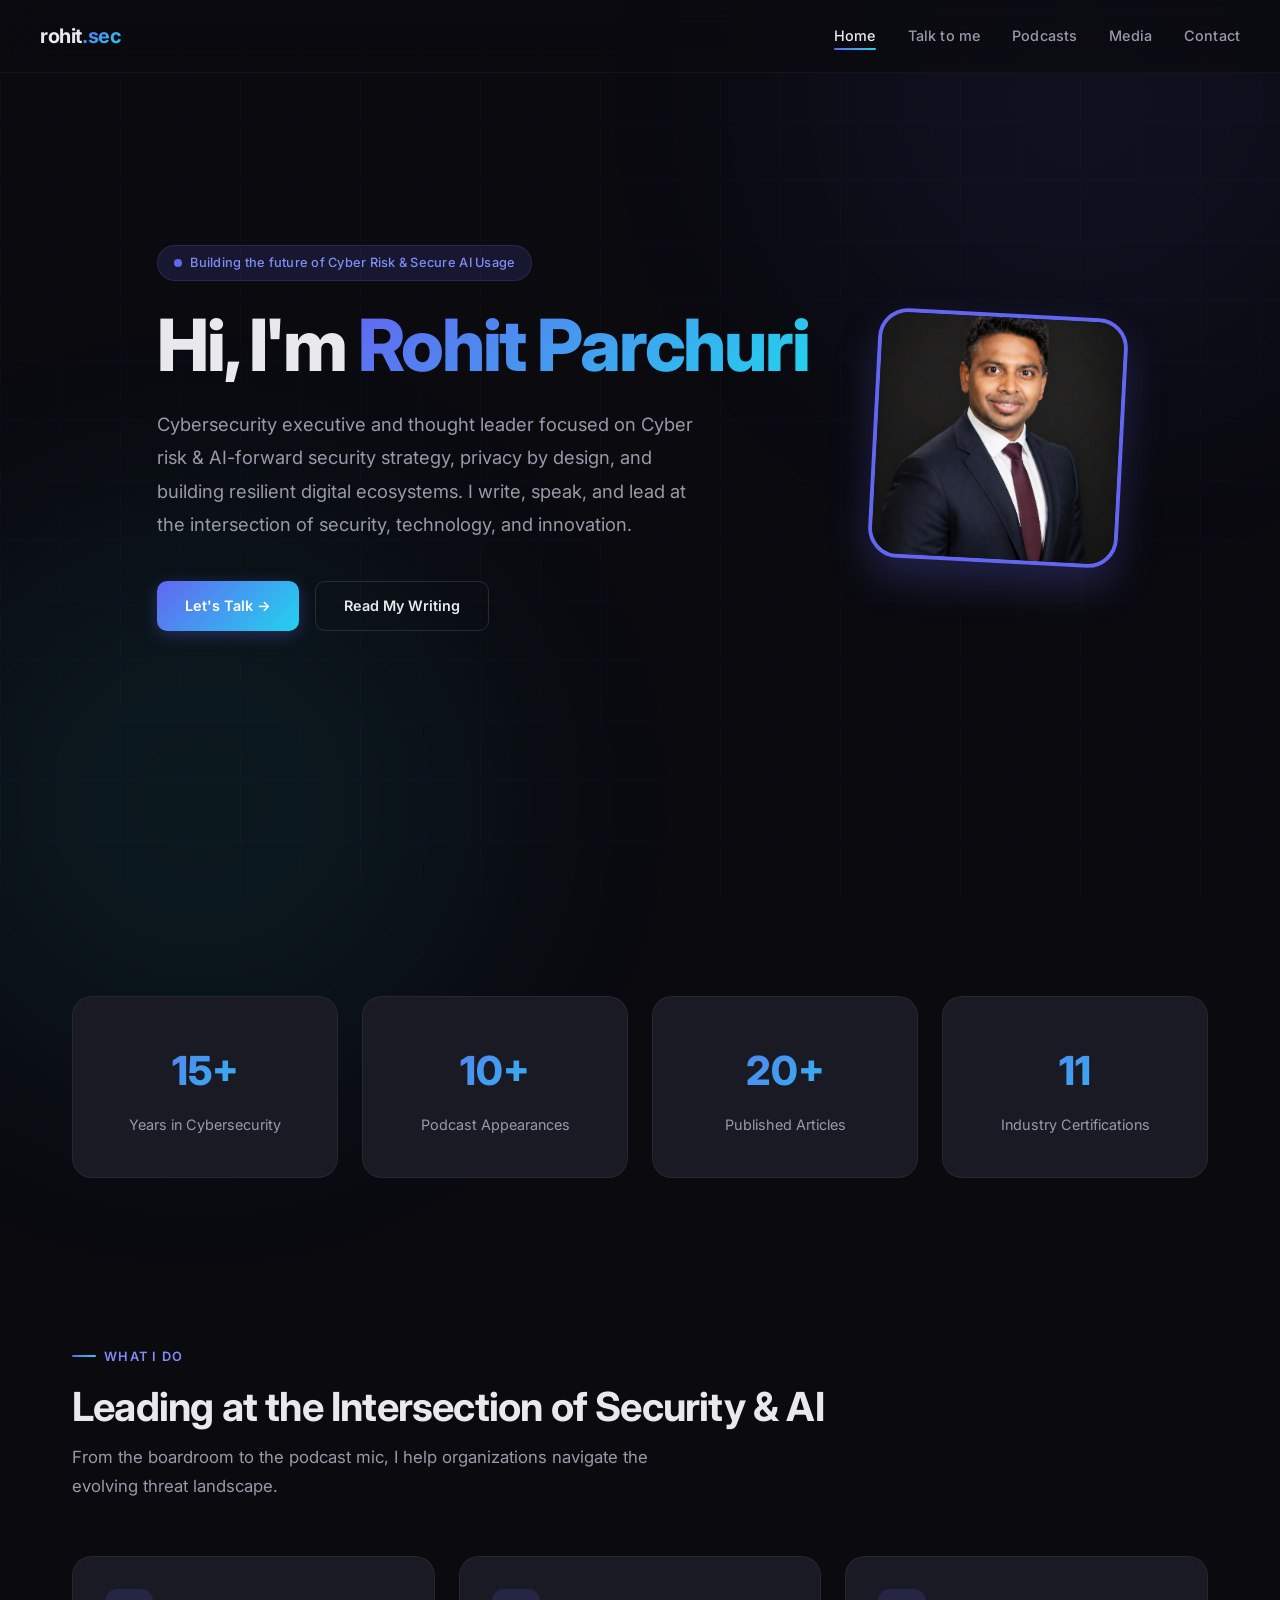
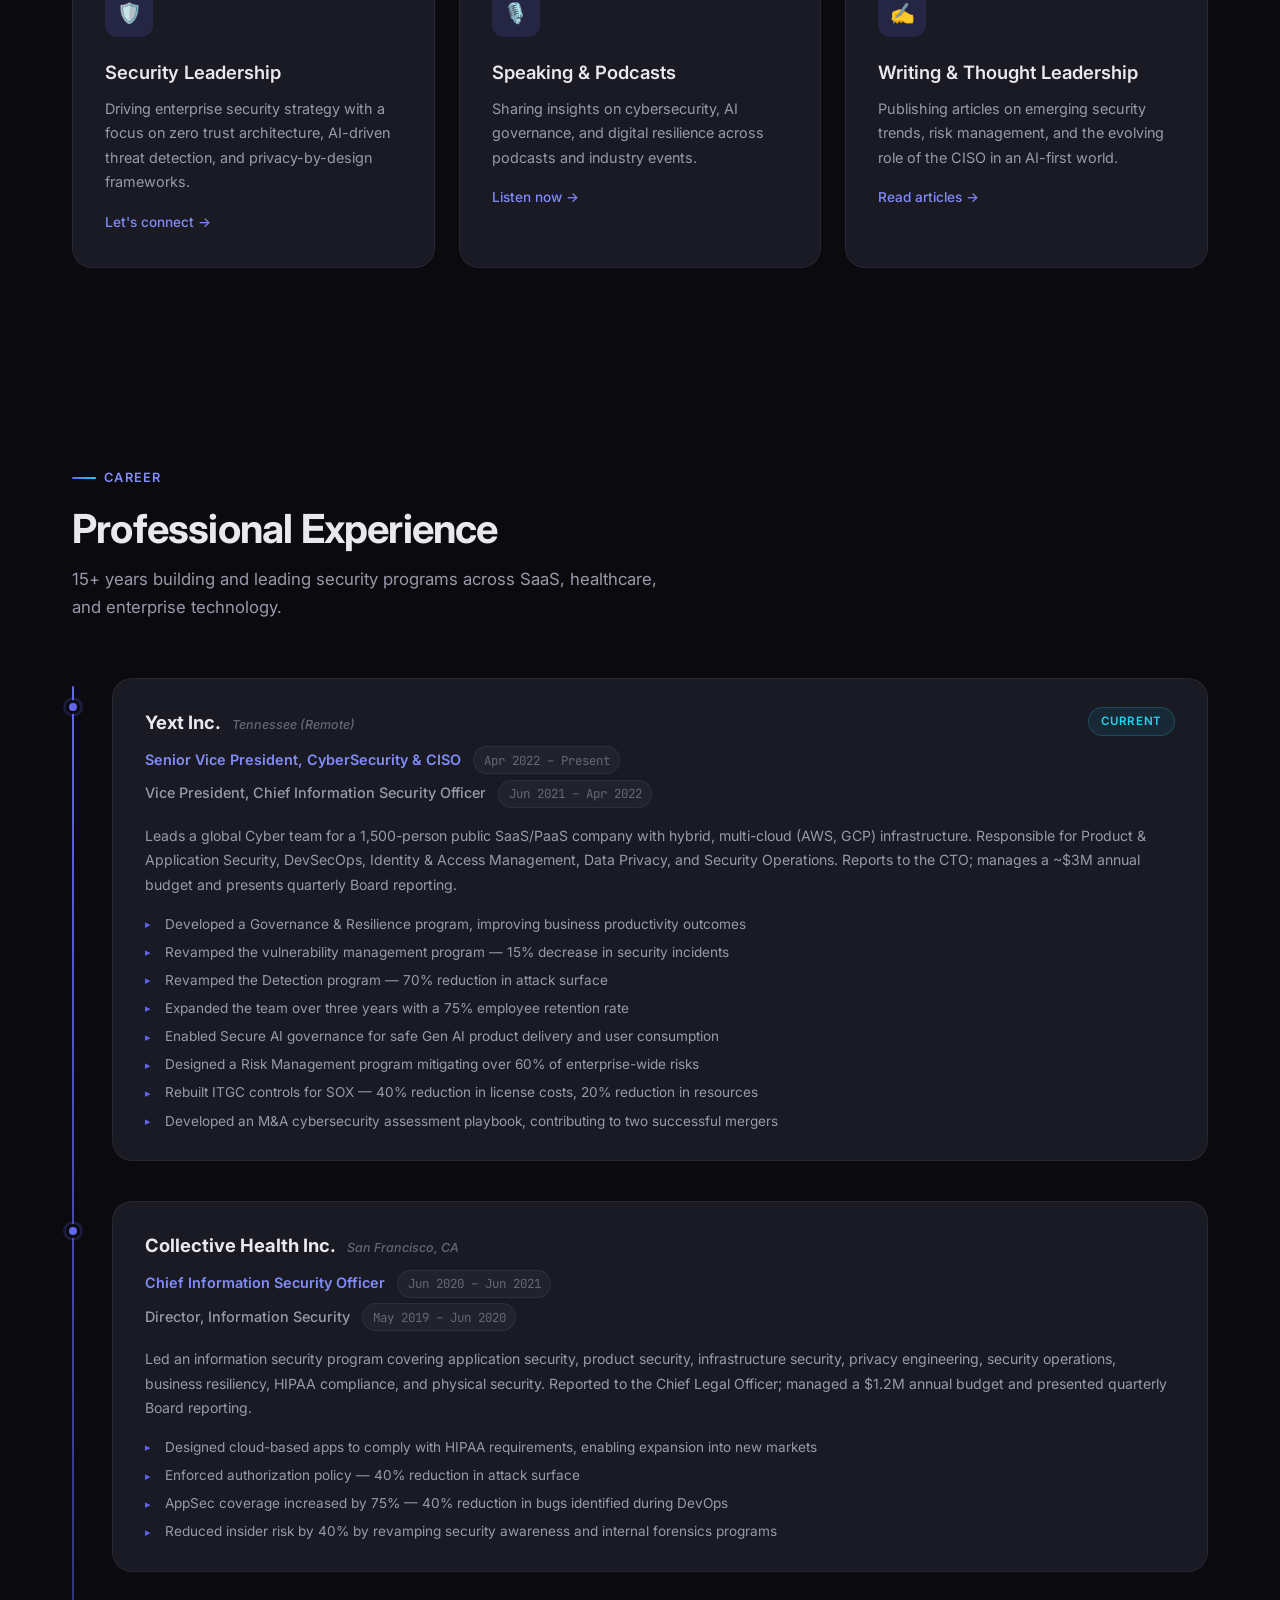
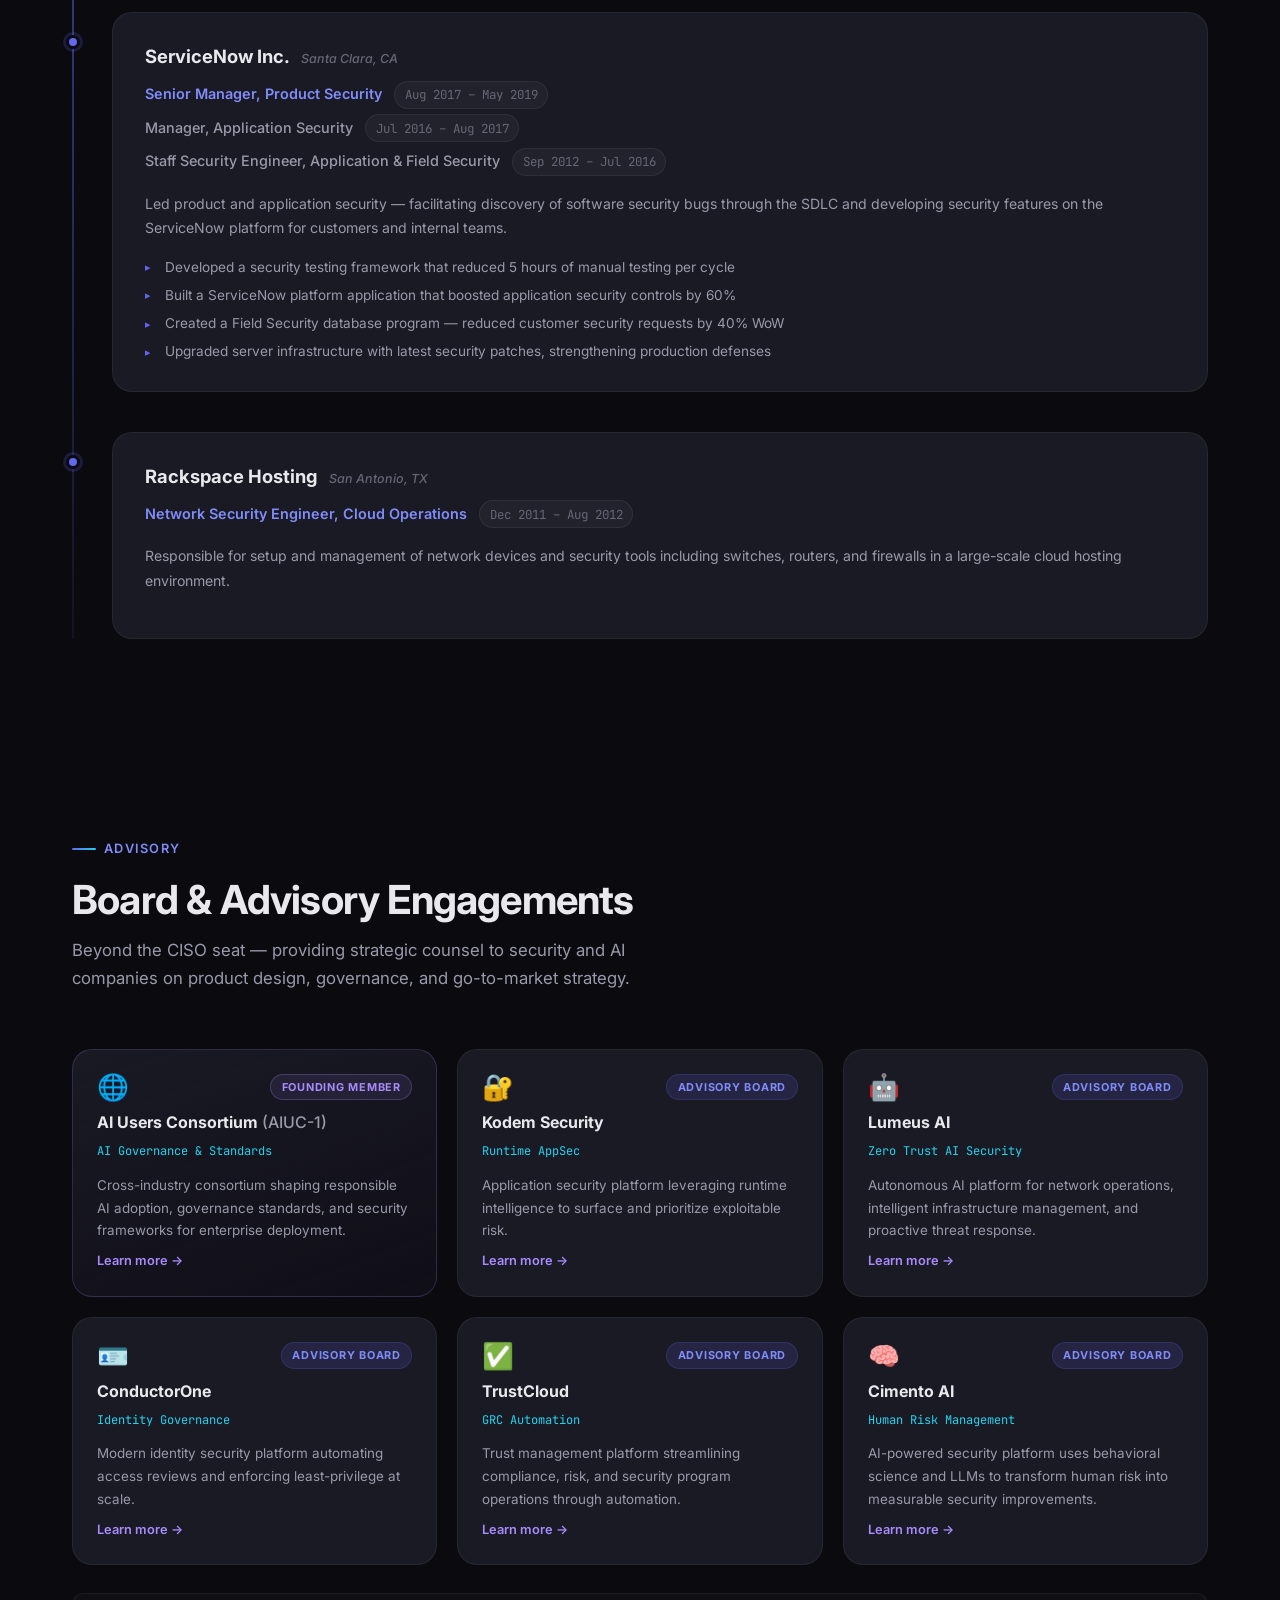
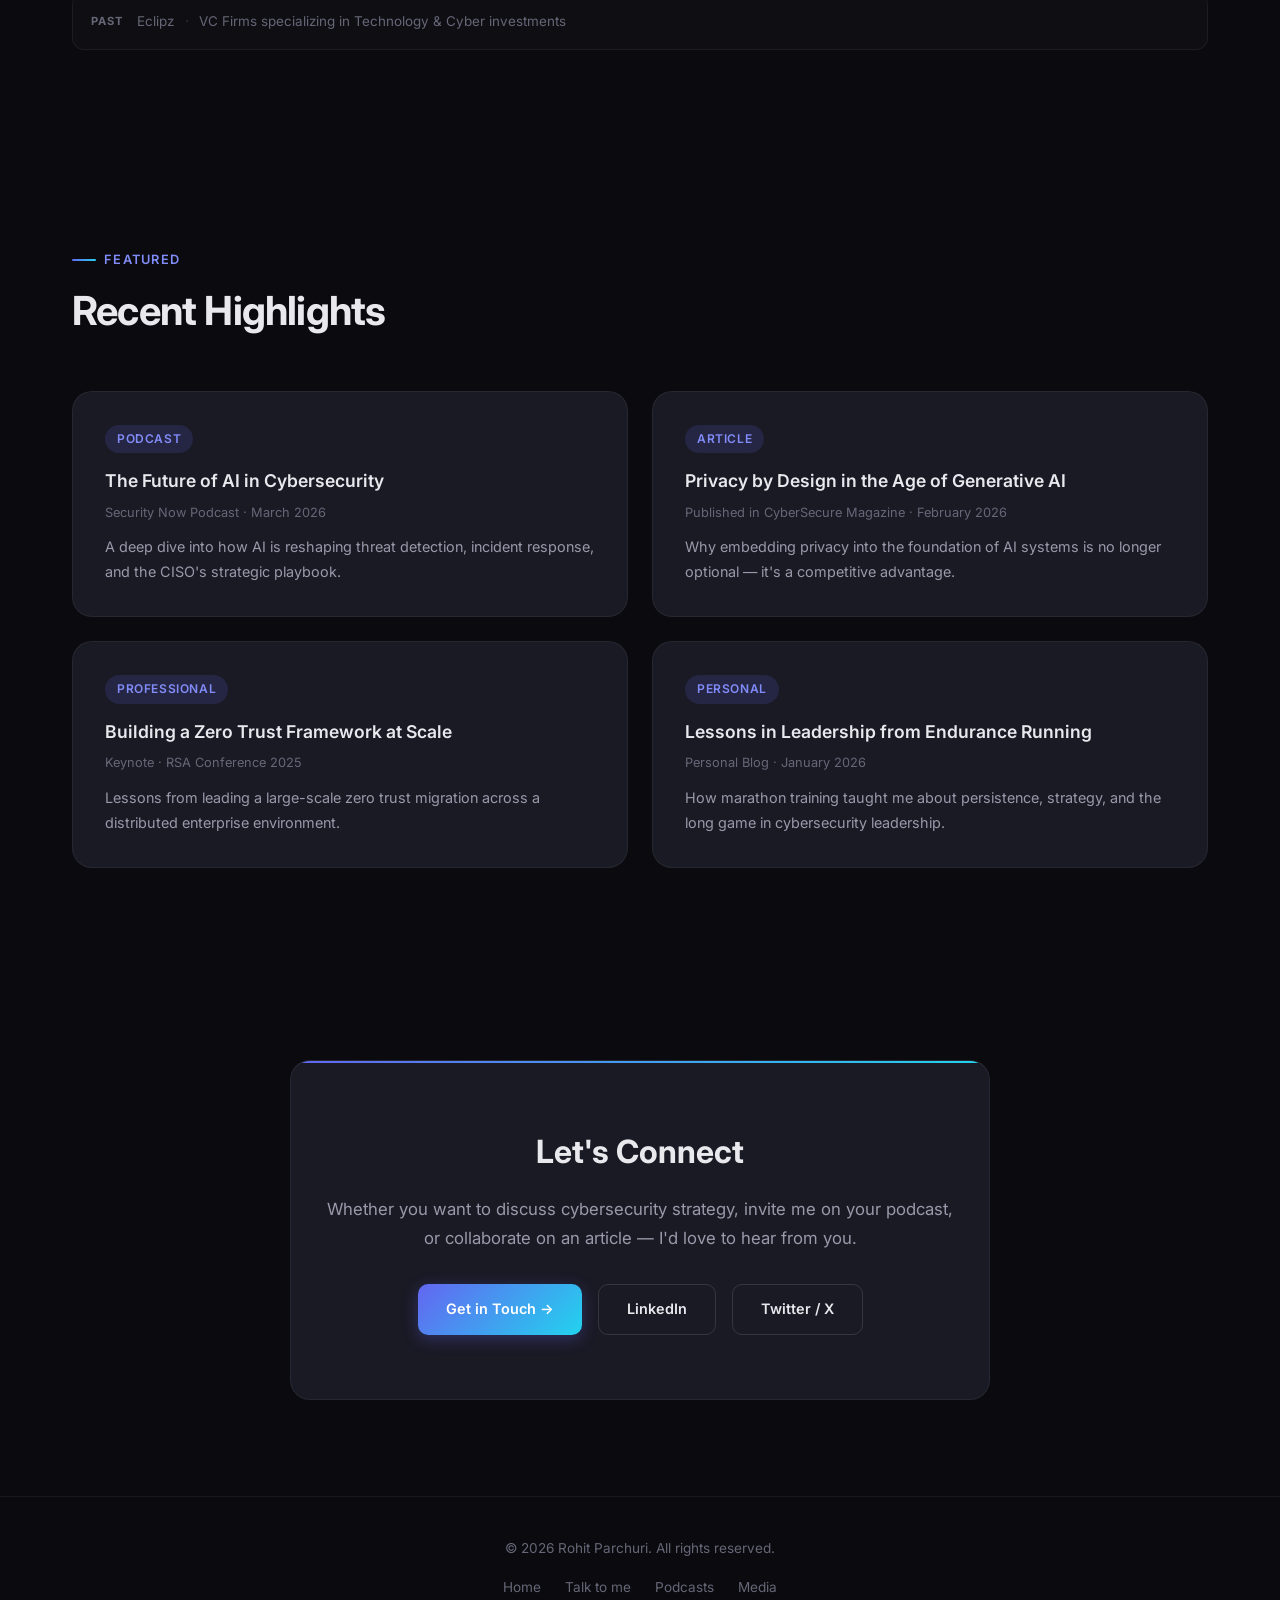
<file: index.html>
<!DOCTYPE html>
<html lang="en">

<head>
  <meta charset="UTF-8">
  <meta name="viewport" content="width=device-width, initial-scale=1.0">
  <title>Rohit Parchuri — Chief Security Officer, Cyber Thought Leader, Angel Investor & Speaker</title>
  <meta name="description"
    content="Rohit Parchuri is a cybersecurity executive, thought leader, and speaker shaping the future of Cyber Risk & AI-driven security.">
  <link rel="preconnect" href="https://fonts.googleapis.com">
  <link rel="preconnect" href="https://fonts.gstatic.com" crossorigin>
  <link
    href="https://fonts.googleapis.com/css2?family=Inter:wght@400;500;600;700;800&family=JetBrains+Mono:wght@400;500&display=swap"
    rel="stylesheet">
  <link rel="stylesheet" href="styles.css">
</head>

<body>

  <!-- Background Effects -->
  <div class="bg-grid"></div>
  <div class="bg-glow bg-glow--1"></div>
  <div class="bg-glow bg-glow--2"></div>

  <!-- Navigation -->
  <nav class="nav">
    <div class="nav__inner">
      <a href="index.html" class="nav__logo">rohit<span>.sec</span></a>
      <ul class="nav__links">
        <li><a href="index.html" class="active">Home</a></li>
        <li><a href="talk-to-me.html">Talk to me</a></li>
        <li><a href="podcasts.html">Podcasts</a></li>
        <li><a href="media.html">Media</a></li>
        <li><a href="#contact">Contact</a></li>
      </ul>
      <button class="nav__menu-btn" aria-label="Toggle menu">☰</button>
    </div>
  </nav>

  <!-- Hero Section -->
  <section class="hero">
    <div class="container">
      <div style="display: flex; align-items: center; justify-content: space-between; gap: 4rem; flex-wrap: wrap-reverse;">
        <div class="hero__content" style="flex: 1; min-width: 300px;">
          <div class="hero__badge">
            <span class="pulse"></span>
            Building the future of Cyber Risk & Secure AI Usage
          </div>
          <h1 class="hero__title">
            Hi, I'm <span class="gradient-text">Rohit Parchuri</span>
          </h1>
          <p class="hero__subtitle">
            Cybersecurity executive and thought leader focused on Cyber risk & AI-forward security strategy,
            privacy by design, and building resilient digital ecosystems. I write, speak, and
            lead at the intersection of security, technology, and innovation.
          </p>
          <div class="hero__actions">
            <a href="talk-to-me.html" class="btn btn--primary">Let's Talk →</a>
            <a href="media.html" class="btn btn--outline">Read My Writing</a>
          </div>
        </div>
        <div class="hero__image fade-in" style="flex: 0 0 auto; opacity: 1; transform: translateY(0);">
          <img src="rohit-headshot.jpg" alt="Rohit Parchuri" style="width: 250px; height: 250px; border-radius: 30px; border: 4px solid var(--accent, #6366f1); box-shadow: 0 20px 40px rgba(99,102,241,0.25); object-fit: cover; transform: rotate(3deg); transition: transform 0.4s ease;" onmouseover="this.style.transform='rotate(-2deg) scale(1.05)'" onmouseout="this.style.transform='rotate(3deg) scale(1)'">
        </div>
      </div>
    </div>
  </section>

  <!-- Highlights / Stats -->
  <section class="highlights">
    <div class="container">
      <div class="grid-4">
        <div class="card highlight-card fade-in">
          <div class="highlight-card__number">15+</div>
          <div class="highlight-card__label">Years in Cybersecurity</div>
        </div>
        <div class="card highlight-card fade-in">
          <div class="highlight-card__number">10+</div>
          <div class="highlight-card__label">Podcast Appearances</div>
        </div>
        <div class="card highlight-card fade-in">
          <div class="highlight-card__number">20+</div>
          <div class="highlight-card__label">Published Articles</div>
        </div>
        <div class="card highlight-card fade-in">
          <div class="highlight-card__number">11</div>
          <div class="highlight-card__label">Industry Certifications</div>
        </div>
      </div>
    </div>
  </section>

  <!-- What I Do -->
  <section>
    <div class="container">
      <div class="section-header fade-in">
        <div class="section-label">What I Do</div>
        <h2 class="section-title">Leading at the Intersection of Security & AI</h2>
        <p class="section-subtitle">From the boardroom to the podcast mic, I help organizations navigate the evolving
          threat landscape.</p>
      </div>
      <div class="grid-3">
        <div class="card fade-in">
          <div class="card__icon">🛡️</div>
          <h3 class="card__title">Security Leadership</h3>
          <p class="card__text">Driving enterprise security strategy with a focus on zero trust architecture, AI-driven
            threat detection, and privacy-by-design frameworks.</p>
          <a href="talk-to-me.html" class="card__link">Let's connect →</a>
        </div>
        <div class="card fade-in">
          <div class="card__icon">🎙️</div>
          <h3 class="card__title">Speaking & Podcasts</h3>
          <p class="card__text">Sharing insights on cybersecurity, AI governance, and digital resilience across podcasts
            and industry events.</p>
          <a href="podcasts.html" class="card__link">Listen now →</a>
        </div>
        <div class="card fade-in">
          <div class="card__icon">✍️</div>
          <h3 class="card__title">Writing & Thought Leadership</h3>
          <p class="card__text">Publishing articles on emerging security trends, risk management, and the evolving role
            of the CISO in an AI-first world.</p>
          <a href="media.html" class="card__link">Read articles →</a>
        </div>
      </div>
    </div>
  </section>

  <!-- Professional Experience -->
  <section id="experience">
    <div class="container">
      <div class="section-header fade-in">
        <div class="section-label">Career</div>
        <h2 class="section-title">Professional Experience</h2>
        <p class="section-subtitle">15+ years building and leading security programs across SaaS, healthcare, and enterprise technology.</p>
      </div>
      <div class="exp-timeline">

        <!-- Yext -->
        <div class="exp-item fade-in">
          <div class="exp-item__marker"></div>
          <div class="exp-item__content">
            <div class="exp-item__header">
              <div>
                <div class="exp-item__company">Yext Inc. <span class="exp-item__location">Tennessee (Remote)</span></div>
                <div class="exp-item__roles">
                  <div class="exp-item__role">
                    <span class="exp-item__title">Senior Vice President, CyberSecurity &amp; CISO</span>
                    <span class="exp-item__date">Apr 2022 – Present</span>
                  </div>
                  <div class="exp-item__role exp-item__role--secondary">
                    <span class="exp-item__title">Vice President, Chief Information Security Officer</span>
                    <span class="exp-item__date">Jun 2021 – Apr 2022</span>
                  </div>
                </div>
              </div>
              <span class="exp-item__badge">Current</span>
            </div>
            <p class="exp-item__desc">Leads a global Cyber team for a 1,500-person public SaaS/PaaS company with hybrid, multi-cloud (AWS, GCP) infrastructure. Responsible for Product &amp; Application Security, DevSecOps, Identity &amp; Access Management, Data Privacy, and Security Operations. Reports to the CTO; manages a ~$3M annual budget and presents quarterly Board reporting.</p>
            <ul class="exp-item__achievements">
              <li>Developed a Governance &amp; Resilience program, improving business productivity outcomes</li>
              <li>Revamped the vulnerability management program — 15% decrease in security incidents</li>
              <li>Revamped the Detection program — 70% reduction in attack surface</li>
              <li>Expanded the team over three years with a 75% employee retention rate</li>
              <li>Enabled Secure AI governance for safe Gen AI product delivery and user consumption</li>
              <li>Designed a Risk Management program mitigating over 60% of enterprise-wide risks</li>
              <li>Rebuilt ITGC controls for SOX — 40% reduction in license costs, 20% reduction in resources</li>
              <li>Developed an M&amp;A cybersecurity assessment playbook, contributing to two successful mergers</li>
            </ul>
          </div>
        </div>

        <!-- Collective Health -->
        <div class="exp-item fade-in">
          <div class="exp-item__marker"></div>
          <div class="exp-item__content">
            <div class="exp-item__header">
              <div>
                <div class="exp-item__company">Collective Health Inc. <span class="exp-item__location">San Francisco, CA</span></div>
                <div class="exp-item__roles">
                  <div class="exp-item__role">
                    <span class="exp-item__title">Chief Information Security Officer</span>
                    <span class="exp-item__date">Jun 2020 – Jun 2021</span>
                  </div>
                  <div class="exp-item__role exp-item__role--secondary">
                    <span class="exp-item__title">Director, Information Security</span>
                    <span class="exp-item__date">May 2019 – Jun 2020</span>
                  </div>
                </div>
              </div>
            </div>
            <p class="exp-item__desc">Led an information security program covering application security, product security, infrastructure security, privacy engineering, security operations, business resiliency, HIPAA compliance, and physical security. Reported to the Chief Legal Officer; managed a $1.2M annual budget and presented quarterly Board reporting.</p>
            <ul class="exp-item__achievements">
              <li>Designed cloud-based apps to comply with HIPAA requirements, enabling expansion into new markets</li>
              <li>Enforced authorization policy — 40% reduction in attack surface</li>
              <li>AppSec coverage increased by 75% — 40% reduction in bugs identified during DevOps</li>
              <li>Reduced insider risk by 40% by revamping security awareness and internal forensics programs</li>
            </ul>
          </div>
        </div>

        <!-- ServiceNow -->
        <div class="exp-item fade-in">
          <div class="exp-item__marker"></div>
          <div class="exp-item__content">
            <div class="exp-item__header">
              <div>
                <div class="exp-item__company">ServiceNow Inc. <span class="exp-item__location">Santa Clara, CA</span></div>
                <div class="exp-item__roles">
                  <div class="exp-item__role">
                    <span class="exp-item__title">Senior Manager, Product Security</span>
                    <span class="exp-item__date">Aug 2017 – May 2019</span>
                  </div>
                  <div class="exp-item__role exp-item__role--secondary">
                    <span class="exp-item__title">Manager, Application Security</span>
                    <span class="exp-item__date">Jul 2016 – Aug 2017</span>
                  </div>
                  <div class="exp-item__role exp-item__role--secondary">
                    <span class="exp-item__title">Staff Security Engineer, Application &amp; Field Security</span>
                    <span class="exp-item__date">Sep 2012 – Jul 2016</span>
                  </div>
                </div>
              </div>
            </div>
            <p class="exp-item__desc">Led product and application security — facilitating discovery of software security bugs through the SDLC and developing security features on the ServiceNow platform for customers and internal teams.</p>
            <ul class="exp-item__achievements">
              <li>Developed a security testing framework that reduced 5 hours of manual testing per cycle</li>
              <li>Built a ServiceNow platform application that boosted application security controls by 60%</li>
              <li>Created a Field Security database program — reduced customer security requests by 40% WoW</li>
              <li>Upgraded server infrastructure with latest security patches, strengthening production defenses</li>
            </ul>
          </div>
        </div>

        <!-- Rackspace -->
        <div class="exp-item fade-in">
          <div class="exp-item__marker"></div>
          <div class="exp-item__content">
            <div class="exp-item__header">
              <div>
                <div class="exp-item__company">Rackspace Hosting <span class="exp-item__location">San Antonio, TX</span></div>
                <div class="exp-item__roles">
                  <div class="exp-item__role">
                    <span class="exp-item__title">Network Security Engineer, Cloud Operations</span>
                    <span class="exp-item__date">Dec 2011 – Aug 2012</span>
                  </div>
                </div>
              </div>
            </div>
            <p class="exp-item__desc">Responsible for setup and management of network devices and security tools including switches, routers, and firewalls in a large-scale cloud hosting environment.</p>
          </div>
        </div>

      </div>

    </div>
  </section>

  <!-- Board & Advisory Engagements -->
  <section id="advisory">
    <div class="container">
      <div class="section-header fade-in">
        <div class="section-label">Advisory</div>
        <h2 class="section-title">Board &amp; Advisory Engagements</h2>
        <p class="section-subtitle">Beyond the CISO seat — providing strategic counsel to security and AI companies on product design, governance, and go-to-market strategy.</p>
      </div>

      <div class="advisory-grid">

        <!-- AIUC-1 Consortium -->
        <div class="advisory-card advisory-card--consortium fade-in">
          <div class="advisory-card__header">
            <span class="advisory-card__icon">🌐</span>
            <span class="advisory-card__badge advisory-card__badge--founding">Founding Member</span>
          </div>
          <div class="advisory-card__name">AI Users Consortium <span class="advisory-card__abbr">(AIUC-1)</span></div>
          <div class="advisory-card__focus">AI Governance &amp; Standards</div>
          <p class="advisory-card__desc">Cross-industry consortium shaping responsible AI adoption, governance standards, and security frameworks for enterprise deployment.</p>
          <a href="https://www.aiuc-1.com/consortium" target="_blank" rel="noopener" class="advisory-card__link">Learn more →</a>
        </div>

        <!-- Kodem Security -->
        <div class="advisory-card fade-in">
          <div class="advisory-card__header">
            <span class="advisory-card__icon">🔐</span>
            <span class="advisory-card__badge">Advisory Board</span>
          </div>
          <div class="advisory-card__name">Kodem Security</div>
          <div class="advisory-card__focus">Runtime AppSec</div>
          <p class="advisory-card__desc">Application security platform leveraging runtime intelligence to surface and prioritize exploitable risk.</p>
          <a href="https://www.kodemsecurity.com" target="_blank" rel="noopener" class="advisory-card__link">Learn more →</a>
        </div>

        <!-- Lumeus AI -->
        <div class="advisory-card fade-in">
          <div class="advisory-card__header">
            <span class="advisory-card__icon">🤖</span>
            <span class="advisory-card__badge">Advisory Board</span>
          </div>
          <div class="advisory-card__name">Lumeus AI</div>
          <div class="advisory-card__focus">Zero Trust AI Security</div>
          <p class="advisory-card__desc">Autonomous AI platform for network operations, intelligent infrastructure management, and proactive threat response.</p>
          <a href="https://lumeus.ai" target="_blank" rel="noopener" class="advisory-card__link">Learn more →</a>
        </div>

        <!-- ConductorOne -->
        <div class="advisory-card fade-in">
          <div class="advisory-card__header">
            <span class="advisory-card__icon">🪪</span>
            <span class="advisory-card__badge">Advisory Board</span>
          </div>
          <div class="advisory-card__name">ConductorOne</div>
          <div class="advisory-card__focus">Identity Governance</div>
          <p class="advisory-card__desc">Modern identity security platform automating access reviews and enforcing least-privilege at scale.</p>
          <a href="https://www.conductorone.com" target="_blank" rel="noopener" class="advisory-card__link">Learn more →</a>
        </div>

        <!-- TrustCloud -->
        <div class="advisory-card fade-in">
          <div class="advisory-card__header">
            <span class="advisory-card__icon">✅</span>
            <span class="advisory-card__badge">Advisory Board</span>
          </div>
          <div class="advisory-card__name">TrustCloud</div>
          <div class="advisory-card__focus">GRC Automation</div>
          <p class="advisory-card__desc">Trust management platform streamlining compliance, risk, and security program operations through automation.</p>
          <a href="https://www.trustcloud.ai" target="_blank" rel="noopener" class="advisory-card__link">Learn more →</a>
        </div>

        <!-- Cimento AI -->
        <div class="advisory-card fade-in">
          <div class="advisory-card__header">
            <span class="advisory-card__icon">🧠</span>
            <span class="advisory-card__badge">Advisory Board</span>
          </div>
          <div class="advisory-card__name">Cimento AI</div>
          <div class="advisory-card__focus">Human Risk Management</div>
          <p class="advisory-card__desc">AI-powered security platform uses behavioral science and LLMs to transform human risk into measurable security improvements.</p>
          <a href="https://cimento.ai" target="_blank" rel="noopener" class="advisory-card__link">Learn more →</a>
        </div>

      </div>

      <!-- Past -->
      <div class="advisory-past fade-in">
        <span class="advisory-past__label">Past</span>
        <span class="advisory-past__item">Eclipz</span>
        <span class="advisory-past__divider">·</span>
        <span class="advisory-past__item">VC Firms specializing in Technology &amp; Cyber investments</span>
      </div>

    </div>
  </section>

  <!-- Latest / Featured -->
  <section>
    <div class="container">
      <div class="section-header fade-in">
        <div class="section-label">Featured</div>
        <h2 class="section-title">Recent Highlights</h2>
      </div>
      <div class="featured-grid">
        <a href="podcasts.html" class="card featured-card fade-in" style="text-decoration:none;color:inherit;">
          <span class="featured-card__tag">Podcast</span>
          <h3 class="featured-card__title">The Future of AI in Cybersecurity</h3>
          <p class="featured-card__meta">Security Now Podcast · March 2026</p>
          <p class="card__text">A deep dive into how AI is reshaping threat detection, incident response, and the CISO's
            strategic playbook.</p>
        </a>
        <a href="media.html" class="card featured-card fade-in" style="text-decoration:none;color:inherit;">
          <span class="featured-card__tag">Article</span>
          <h3 class="featured-card__title">Privacy by Design in the Age of Generative AI</h3>
          <p class="featured-card__meta">Published in CyberSecure Magazine · February 2026</p>
          <p class="card__text">Why embedding privacy into the foundation of AI systems is no longer optional — it's a
            competitive advantage.</p>
        </a>
        <a href="talk-to-me.html" class="card featured-card fade-in" style="text-decoration:none;color:inherit;">
          <span class="featured-card__tag">Professional</span>
          <h3 class="featured-card__title">Building a Zero Trust Framework at Scale</h3>
          <p class="featured-card__meta">Keynote · RSA Conference 2025</p>
          <p class="card__text">Lessons from leading a large-scale zero trust migration across a distributed enterprise
            environment.</p>
        </a>
        <a href="talk-to-me.html" class="card featured-card fade-in" style="text-decoration:none;color:inherit;">
          <span class="featured-card__tag">Personal</span>
          <h3 class="featured-card__title">Lessons in Leadership from Endurance Running</h3>
          <p class="featured-card__meta">Personal Blog · January 2026</p>
          <p class="card__text">How marathon training taught me about persistence, strategy, and the long game in
            cybersecurity leadership.</p>
        </a>
      </div>
    </div>
  </section>

  <!-- Contact / CTA -->
  <section class="cta-section" id="contact">
    <div class="container">
      <div class="cta-box fade-in">
        <h2>Let's Connect</h2>
        <p>Whether you want to discuss cybersecurity strategy, invite me on your podcast, or collaborate on an article —
          I'd love to hear from you.</p>
        <div class="cta-links">
          <a href="mailto:rvparchuri@gmail.com" class="btn btn--primary">Get in Touch →</a>
          <a href="https://www.linkedin.com/in/rohit-parchuri/" class="btn btn--outline" target="_blank"
            rel="noopener">LinkedIn</a>
          <a href="https://x.com/rohitparchuri" class="btn btn--outline" target="_blank" rel="noopener">Twitter / X</a>
        </div>
      </div>
    </div>
  </section>

  <!-- Footer -->
  <footer class="footer">
    <div class="container">
      <p class="footer__text">&copy; 2026 Rohit Parchuri. All rights reserved.</p>
      <div class="footer__links">
        <a href="index.html">Home</a>
        <a href="talk-to-me.html">Talk to me</a>
        <a href="podcasts.html">Podcasts</a>
        <a href="media.html">Media</a>
      </div>
    </div>
  </footer>

  <script src="script.js"></script>
</body>

</html>
</file>
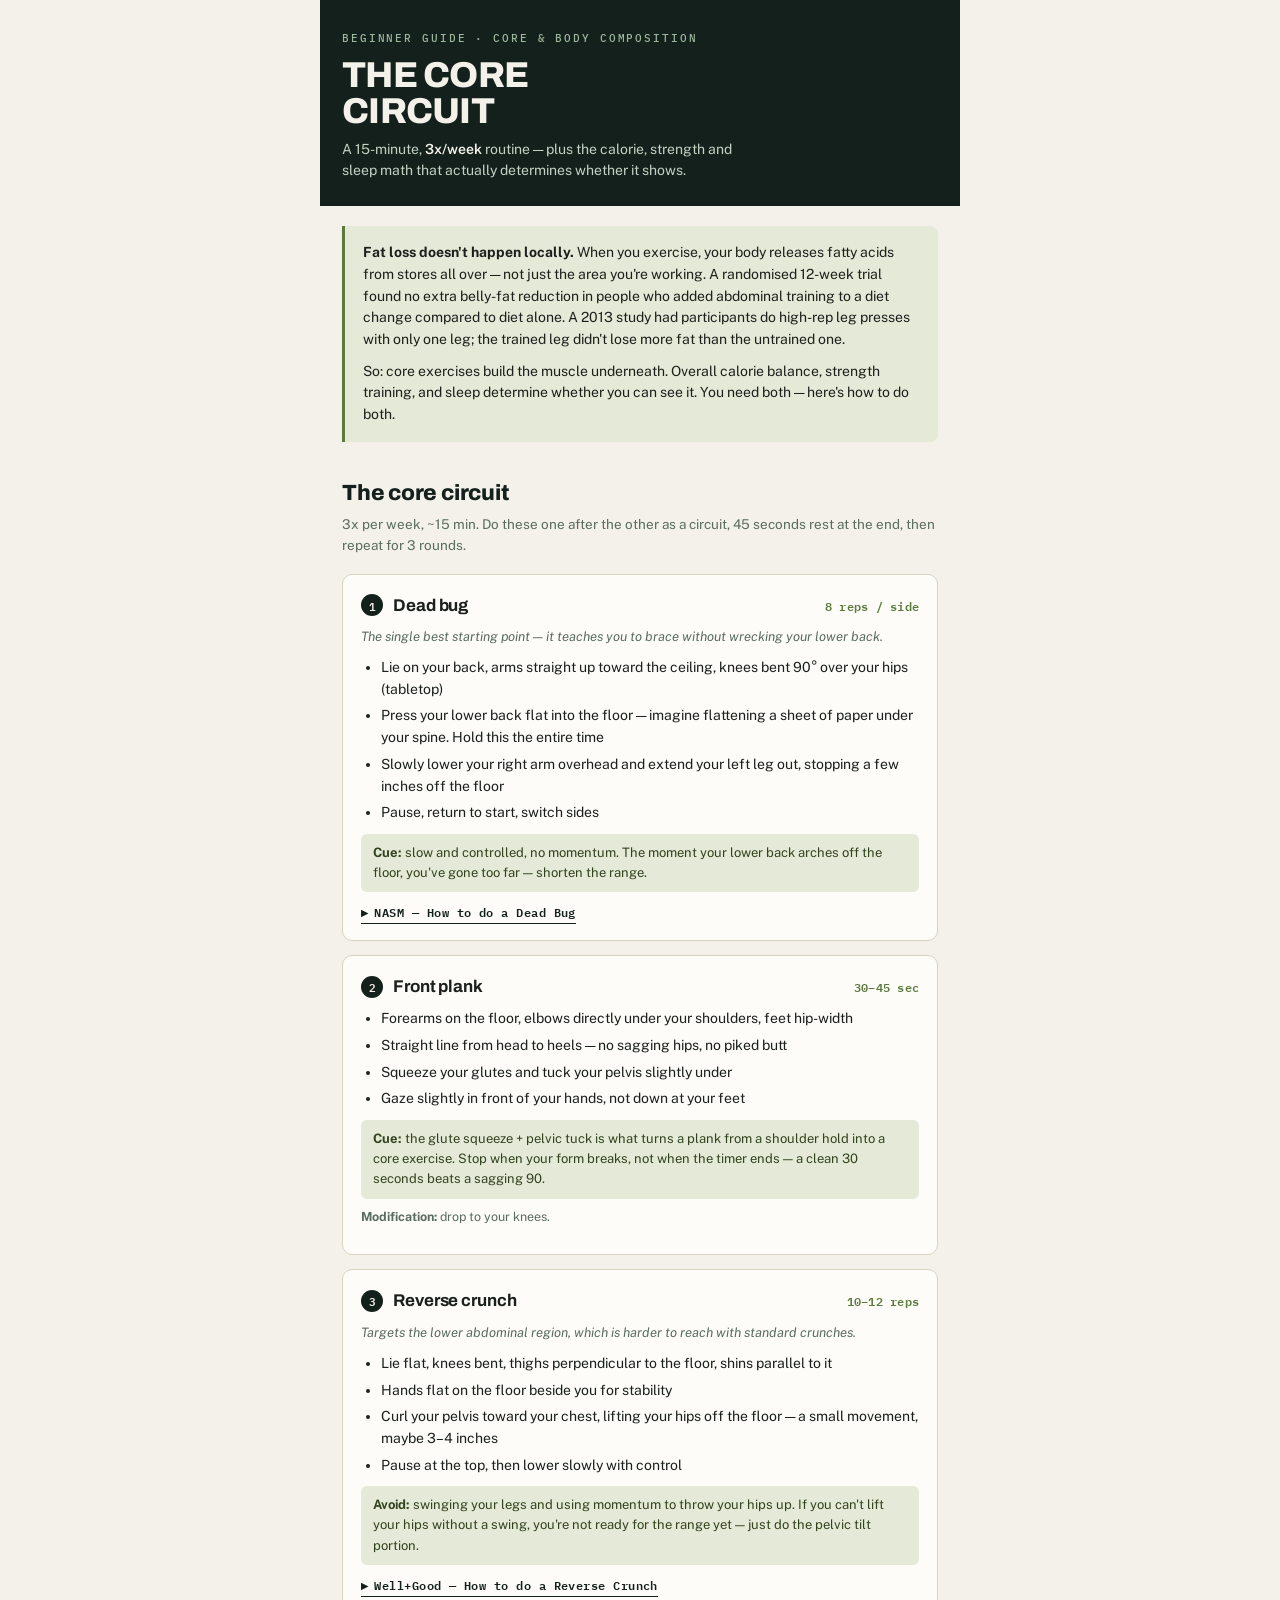
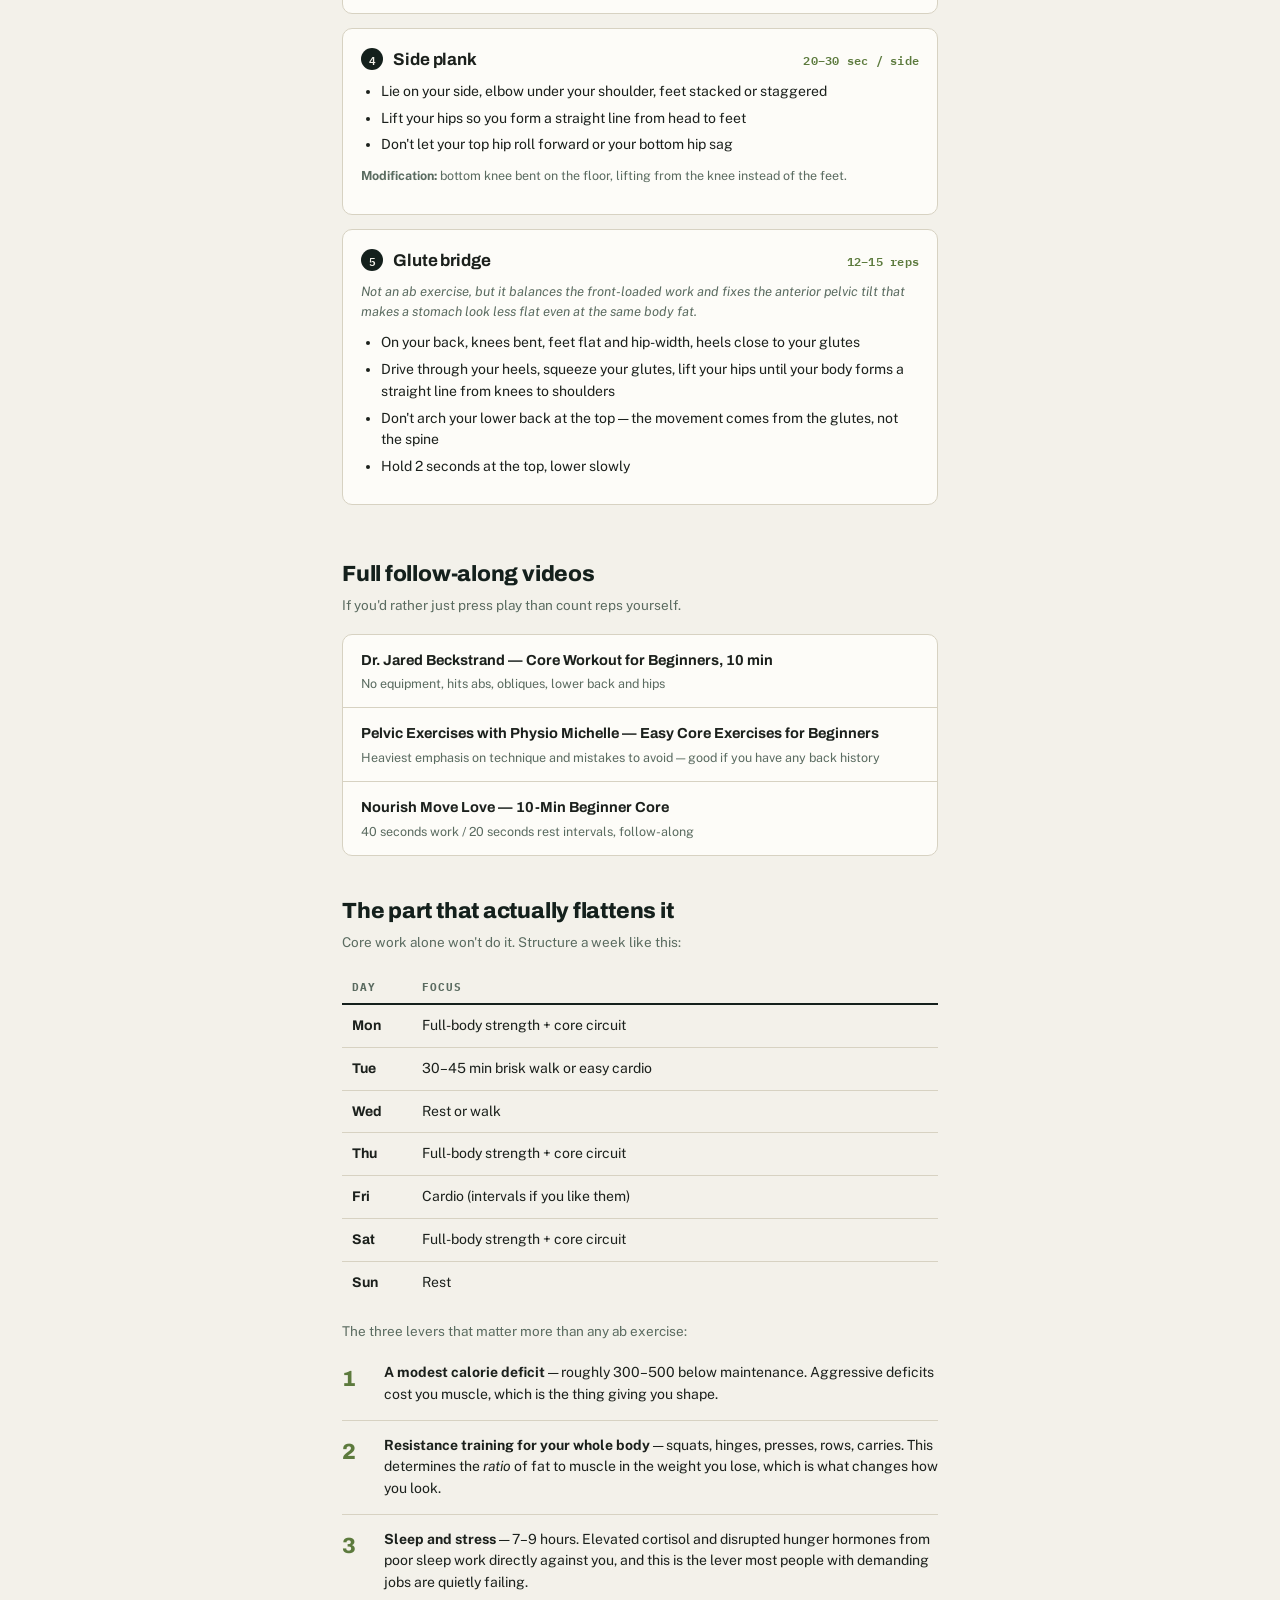
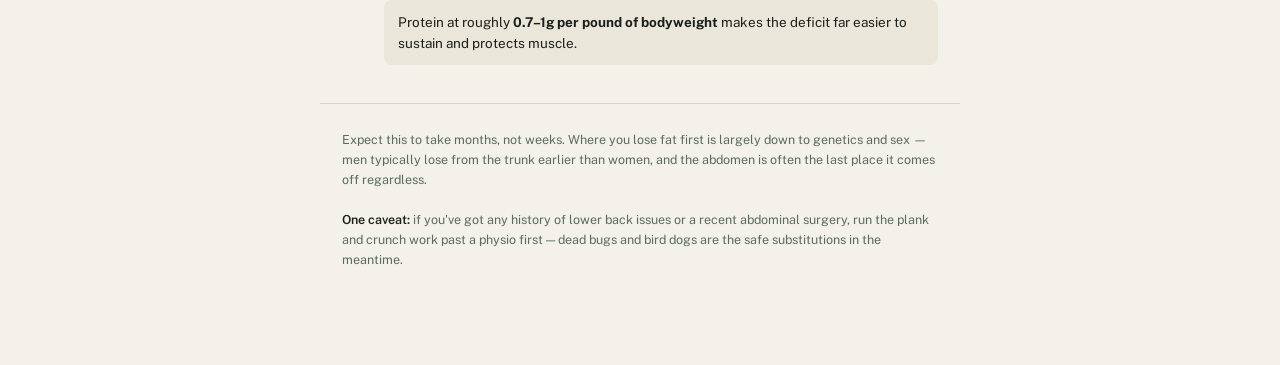
<file: fitness.html>
<!DOCTYPE html>
<html lang="en">
<head>
<meta charset="utf-8">
<meta name="viewport" content="width=device-width, initial-scale=1, viewport-fit=cover">
<meta name="theme-color" content="#14201c">
<title>Core Circuit — Beginner Guide</title>
<link rel="preconnect" href="https://fonts.googleapis.com">
<link rel="preconnect" href="https://fonts.gstatic.com" crossorigin>
<link href="https://fonts.googleapis.com/css2?family=Archivo:wght@500;700;800&family=Public+Sans:wght@400;500;600&family=IBM+Plex+Mono:wght@400;500;600&display=swap" rel="stylesheet">
<style>
:root{
  --paper:#f3f1ea;
  --paper-2:#eae6da;
  --ink:#1b201c;
  --moss:#14201c;
  --moss-mid:#5a6b60;
  --hair:#d7d2c2;
  --lime:#5c7a3d;
  --lime-bg:#e4ead7;
  --rust:#a8502f;
  --disp:"Archivo","Helvetica Neue",Arial,sans-serif;
  --body:"Public Sans",-apple-system,BlinkMacSystemFont,"Segoe UI",sans-serif;
  --mono:"IBM Plex Mono",ui-monospace,"SF Mono",Menlo,monospace;
}
*{box-sizing:border-box;-webkit-tap-highlight-color:transparent}
html,body{margin:0;padding:0}
body{
  background:var(--paper);color:var(--ink);font-family:var(--body);
  font-size:15.5px;line-height:1.55;-webkit-font-smoothing:antialiased;
}
.wrap{max-width:640px;margin:0 auto;padding:0 0 72px}
a{color:inherit}

/* ---------- masthead ---------- */
.mast{background:var(--moss);color:var(--paper);padding:30px 22px 24px}
.eyebrow{
  font-family:var(--mono);font-size:10.5px;font-weight:500;
  letter-spacing:.18em;text-transform:uppercase;color:#9db79f;margin:0 0 12px
}
.mast h1{
  font-family:var(--disp);font-weight:800;font-size:36px;line-height:.98;
  letter-spacing:-.02em;margin:0 0 10px;text-transform:uppercase
}
.mast h1 em{font-style:normal;color:#a9c9a3}
.mast .sub{font-size:14px;color:#c3d2c4;margin:0;max-width:46ch}
.mast .sub b{color:var(--paper);font-weight:600}

/* ---------- science callout ---------- */
.callout{
  margin:20px 22px 0;padding:16px 18px;background:var(--lime-bg);
  border-left:3px solid var(--lime);border-radius:0 8px 8px 0;font-size:14px;
}
.callout p{margin:0 0 10px}
.callout p:last-child{margin-bottom:0}
.callout b{font-weight:700}
.callout .cite{font-size:12px;color:var(--moss-mid);font-style:italic}

/* ---------- section headers ---------- */
.section{padding:34px 22px 4px}
.section h2{
  font-family:var(--disp);font-weight:800;font-size:22px;letter-spacing:-.01em;
  margin:0 0 4px;color:var(--moss)
}
.section .lede{font-size:13.5px;color:var(--moss-mid);margin:0 0 18px}

/* ---------- exercise cards ---------- */
.ex{
  border:1px solid var(--hair);border-radius:10px;padding:18px 18px 16px;
  margin-bottom:14px;background:#fdfcf8;
}
.ex-head{display:flex;align-items:baseline;gap:10px;margin-bottom:8px;flex-wrap:wrap}
.ex-num{
  font-family:var(--mono);font-size:11px;font-weight:600;color:var(--paper);
  background:var(--moss);border-radius:50%;width:22px;height:22px;
  display:inline-flex;align-items:center;justify-content:center;flex-shrink:0
}
.ex-head h3{font-family:var(--disp);font-weight:700;font-size:17px;margin:0;letter-spacing:-.005em}
.ex-reps{
  font-family:var(--mono);font-size:11.5px;font-weight:600;color:var(--lime);
  letter-spacing:.02em;margin-left:auto
}
.ex-why{font-size:13px;color:var(--moss-mid);font-style:italic;margin:0 0 10px}
.ex ul{margin:0 0 10px;padding-left:20px}
.ex li{margin-bottom:5px;font-size:14px}
.ex li:last-child{margin-bottom:0}
.ex-cue{
  font-size:13px;background:var(--lime-bg);border-radius:6px;padding:9px 12px;
  margin-top:10px;color:#33421f
}
.ex-cue b{font-weight:700}
.ex-mod{font-size:12.5px;color:var(--moss-mid);margin-top:8px}
.ex-video{
  display:inline-flex;align-items:center;gap:6px;margin-top:12px;
  font-family:var(--mono);font-size:11.5px;font-weight:600;letter-spacing:.04em;
  color:var(--moss);text-decoration:none;border-bottom:1px solid var(--moss);
  padding-bottom:1px
}
.ex-video::before{content:"▶";font-size:9px}

/* ---------- video list ---------- */
.vidlist{border:1px solid var(--hair);border-radius:10px;overflow:hidden;background:#fdfcf8}
.vidlist a{
  display:block;padding:14px 18px;text-decoration:none;border-bottom:1px solid var(--hair);
}
.vidlist a:last-child{border-bottom:0}
.vidlist .vt{font-family:var(--disp);font-weight:700;font-size:14.5px;margin-bottom:3px}
.vidlist .vd{font-size:12.5px;color:var(--moss-mid)}

/* ---------- weekly table ---------- */
table.week{width:100%;border-collapse:collapse;margin:4px 0 18px;font-size:14px}
table.week th{
  text-align:left;font-family:var(--mono);font-size:10.5px;letter-spacing:.09em;
  text-transform:uppercase;color:var(--moss-mid);padding:8px 10px;border-bottom:2px solid var(--moss)
}
table.week td{padding:10px 10px;border-bottom:1px solid var(--hair)}
table.week tr:last-child td{border-bottom:0}
table.week td:first-child{font-weight:700;font-family:var(--disp);width:70px}

/* ---------- levers ---------- */
.levers{list-style:none;margin:0;padding:0}
.levers li{
  display:flex;gap:14px;padding:14px 0;border-top:1px solid var(--hair);
}
.levers li:first-child{border-top:0}
.lever-num{
  font-family:var(--disp);font-weight:800;font-size:22px;color:var(--lime);
  flex-shrink:0;width:28px
}
.lever-body b{font-weight:700}
.lever-body{font-size:14px}

.protein{
  margin-top:6px;padding:12px 14px;background:var(--paper-2);border-radius:8px;font-size:13.5px;
}

/* ---------- footer ---------- */
.foot{
  padding:26px 22px 10px;border-top:1px solid var(--hair);margin-top:20px;
  font-size:12.5px;color:var(--moss-mid);line-height:1.6
}
.foot b{color:var(--ink);font-weight:600}
@media(prefers-reduced-motion:reduce){*{transition:none!important}}
</style>
</head>
<body>
<div class="wrap">

  <header class="mast">
    <p class="eyebrow">Beginner guide · Core &amp; body composition</p>
    <h1>The Core<br>Circuit</h1>
    <p class="sub">A 15-minute, <b>3x/week</b> routine — plus the calorie, strength and sleep math that actually determines whether it shows.</p>
  </header>

  <div class="callout">
    <p><b>Fat loss doesn't happen locally.</b> When you exercise, your body releases fatty acids from stores all over — not just the area you're working. A randomised 12-week trial found no extra belly-fat reduction in people who added abdominal training to a diet change compared to diet alone. A 2013 study had participants do high-rep leg presses with only one leg; the trained leg didn't lose more fat than the untrained one.</p>
    <p>So: core exercises build the muscle underneath. Overall calorie balance, strength training, and sleep determine whether you can see it. You need both — here's how to do both.</p>
  </div>

  <section class="section">
    <h2>The core circuit</h2>
    <p class="lede">3x per week, ~15 min. Do these one after the other as a circuit, 45 seconds rest at the end, then repeat for 3 rounds.</p>

    <div class="ex">
      <div class="ex-head">
        <span class="ex-num">1</span>
        <h3>Dead bug</h3>
        <span class="ex-reps">8 reps / side</span>
      </div>
      <p class="ex-why">The single best starting point — it teaches you to brace without wrecking your lower back.</p>
      <ul>
        <li>Lie on your back, arms straight up toward the ceiling, knees bent 90° over your hips (tabletop)</li>
        <li>Press your lower back flat into the floor — imagine flattening a sheet of paper under your spine. Hold this the entire time</li>
        <li>Slowly lower your right arm overhead and extend your left leg out, stopping a few inches off the floor</li>
        <li>Pause, return to start, switch sides</li>
      </ul>
      <div class="ex-cue"><b>Cue:</b> slow and controlled, no momentum. The moment your lower back arches off the floor, you've gone too far — shorten the range.</div>
      <a class="ex-video" href="https://www.youtube.com/watch?v=bxn9FBrt4-A" target="_blank" rel="noopener">NASM — How to do a Dead Bug</a>
    </div>

    <div class="ex">
      <div class="ex-head">
        <span class="ex-num">2</span>
        <h3>Front plank</h3>
        <span class="ex-reps">30–45 sec</span>
      </div>
      <ul>
        <li>Forearms on the floor, elbows directly under your shoulders, feet hip-width</li>
        <li>Straight line from head to heels — no sagging hips, no piked butt</li>
        <li>Squeeze your glutes and tuck your pelvis slightly under</li>
        <li>Gaze slightly in front of your hands, not down at your feet</li>
      </ul>
      <div class="ex-cue"><b>Cue:</b> the glute squeeze + pelvic tuck is what turns a plank from a shoulder hold into a core exercise. Stop when your form breaks, not when the timer ends — a clean 30 seconds beats a sagging 90.</div>
      <p class="ex-mod"><b>Modification:</b> drop to your knees.</p>
    </div>

    <div class="ex">
      <div class="ex-head">
        <span class="ex-num">3</span>
        <h3>Reverse crunch</h3>
        <span class="ex-reps">10–12 reps</span>
      </div>
      <p class="ex-why">Targets the lower abdominal region, which is harder to reach with standard crunches.</p>
      <ul>
        <li>Lie flat, knees bent, thighs perpendicular to the floor, shins parallel to it</li>
        <li>Hands flat on the floor beside you for stability</li>
        <li>Curl your pelvis toward your chest, lifting your hips off the floor — a small movement, maybe 3–4 inches</li>
        <li>Pause at the top, then lower slowly with control</li>
      </ul>
      <div class="ex-cue"><b>Avoid:</b> swinging your legs and using momentum to throw your hips up. If you can't lift your hips without a swing, you're not ready for the range yet — just do the pelvic tilt portion.</div>
      <a class="ex-video" href="https://www.youtube.com/watch?v=yH-oSzE5_g0" target="_blank" rel="noopener">Well+Good — How to do a Reverse Crunch</a>
    </div>

    <div class="ex">
      <div class="ex-head">
        <span class="ex-num">4</span>
        <h3>Side plank</h3>
        <span class="ex-reps">20–30 sec / side</span>
      </div>
      <ul>
        <li>Lie on your side, elbow under your shoulder, feet stacked or staggered</li>
        <li>Lift your hips so you form a straight line from head to feet</li>
        <li>Don't let your top hip roll forward or your bottom hip sag</li>
      </ul>
      <p class="ex-mod"><b>Modification:</b> bottom knee bent on the floor, lifting from the knee instead of the feet.</p>
    </div>

    <div class="ex">
      <div class="ex-head">
        <span class="ex-num">5</span>
        <h3>Glute bridge</h3>
        <span class="ex-reps">12–15 reps</span>
      </div>
      <p class="ex-why">Not an ab exercise, but it balances the front-loaded work and fixes the anterior pelvic tilt that makes a stomach look less flat even at the same body fat.</p>
      <ul>
        <li>On your back, knees bent, feet flat and hip-width, heels close to your glutes</li>
        <li>Drive through your heels, squeeze your glutes, lift your hips until your body forms a straight line from knees to shoulders</li>
        <li>Don't arch your lower back at the top — the movement comes from the glutes, not the spine</li>
        <li>Hold 2 seconds at the top, lower slowly</li>
      </ul>
    </div>
  </section>

  <section class="section">
    <h2>Full follow-along videos</h2>
    <p class="lede">If you'd rather just press play than count reps yourself.</p>
    <div class="vidlist">
      <a href="https://www.youtube.com/watch?v=b_TTLmmQmXU" target="_blank" rel="noopener">
        <div class="vt">Dr. Jared Beckstrand — Core Workout for Beginners, 10 min</div>
        <div class="vd">No equipment, hits abs, obliques, lower back and hips</div>
      </a>
      <a href="https://www.youtube.com/watch?v=qfoW2PKugyk" target="_blank" rel="noopener">
        <div class="vt">Pelvic Exercises with Physio Michelle — Easy Core Exercises for Beginners</div>
        <div class="vd">Heaviest emphasis on technique and mistakes to avoid — good if you have any back history</div>
      </a>
      <a href="https://www.nourishmovelove.com/beginner-core-workout/" target="_blank" rel="noopener">
        <div class="vt">Nourish Move Love — 10-Min Beginner Core</div>
        <div class="vd">40 seconds work / 20 seconds rest intervals, follow-along</div>
      </a>
    </div>
  </section>

  <section class="section">
    <h2>The part that actually flattens it</h2>
    <p class="lede">Core work alone won't do it. Structure a week like this:</p>
    <table class="week">
      <thead><tr><th>Day</th><th>Focus</th></tr></thead>
      <tbody>
        <tr><td>Mon</td><td>Full-body strength + core circuit</td></tr>
        <tr><td>Tue</td><td>30–45 min brisk walk or easy cardio</td></tr>
        <tr><td>Wed</td><td>Rest or walk</td></tr>
        <tr><td>Thu</td><td>Full-body strength + core circuit</td></tr>
        <tr><td>Fri</td><td>Cardio (intervals if you like them)</td></tr>
        <tr><td>Sat</td><td>Full-body strength + core circuit</td></tr>
        <tr><td>Sun</td><td>Rest</td></tr>
      </tbody>
    </table>

    <p class="lede" style="margin-bottom:6px">The three levers that matter more than any ab exercise:</p>
    <ul class="levers">
      <li>
        <span class="lever-num">1</span>
        <div class="lever-body"><b>A modest calorie deficit</b> — roughly 300–500 below maintenance. Aggressive deficits cost you muscle, which is the thing giving you shape.</div>
      </li>
      <li>
        <span class="lever-num">2</span>
        <div class="lever-body"><b>Resistance training for your whole body</b> — squats, hinges, presses, rows, carries. This determines the <i>ratio</i> of fat to muscle in the weight you lose, which is what changes how you look.</div>
      </li>
      <li>
        <span class="lever-num">3</span>
        <div class="lever-body"><b>Sleep and stress</b> — 7–9 hours. Elevated cortisol and disrupted hunger hormones from poor sleep work directly against you, and this is the lever most people with demanding jobs are quietly failing.
          <div class="protein">Protein at roughly <b>0.7–1g per pound of bodyweight</b> makes the deficit far easier to sustain and protects muscle.</div>
        </div>
      </li>
    </ul>
  </section>

  <p class="foot">
    Expect this to take months, not weeks. Where you lose fat first is largely down to genetics and sex — men typically lose from the trunk earlier than women, and the abdomen is often the last place it comes off regardless.
    <br><br>
    <b>One caveat:</b> if you've got any history of lower back issues or a recent abdominal surgery, run the plank and crunch work past a physio first — dead bugs and bird dogs are the safe substitutions in the meantime.
  </p>

</div>
</body>
</html>
</file>
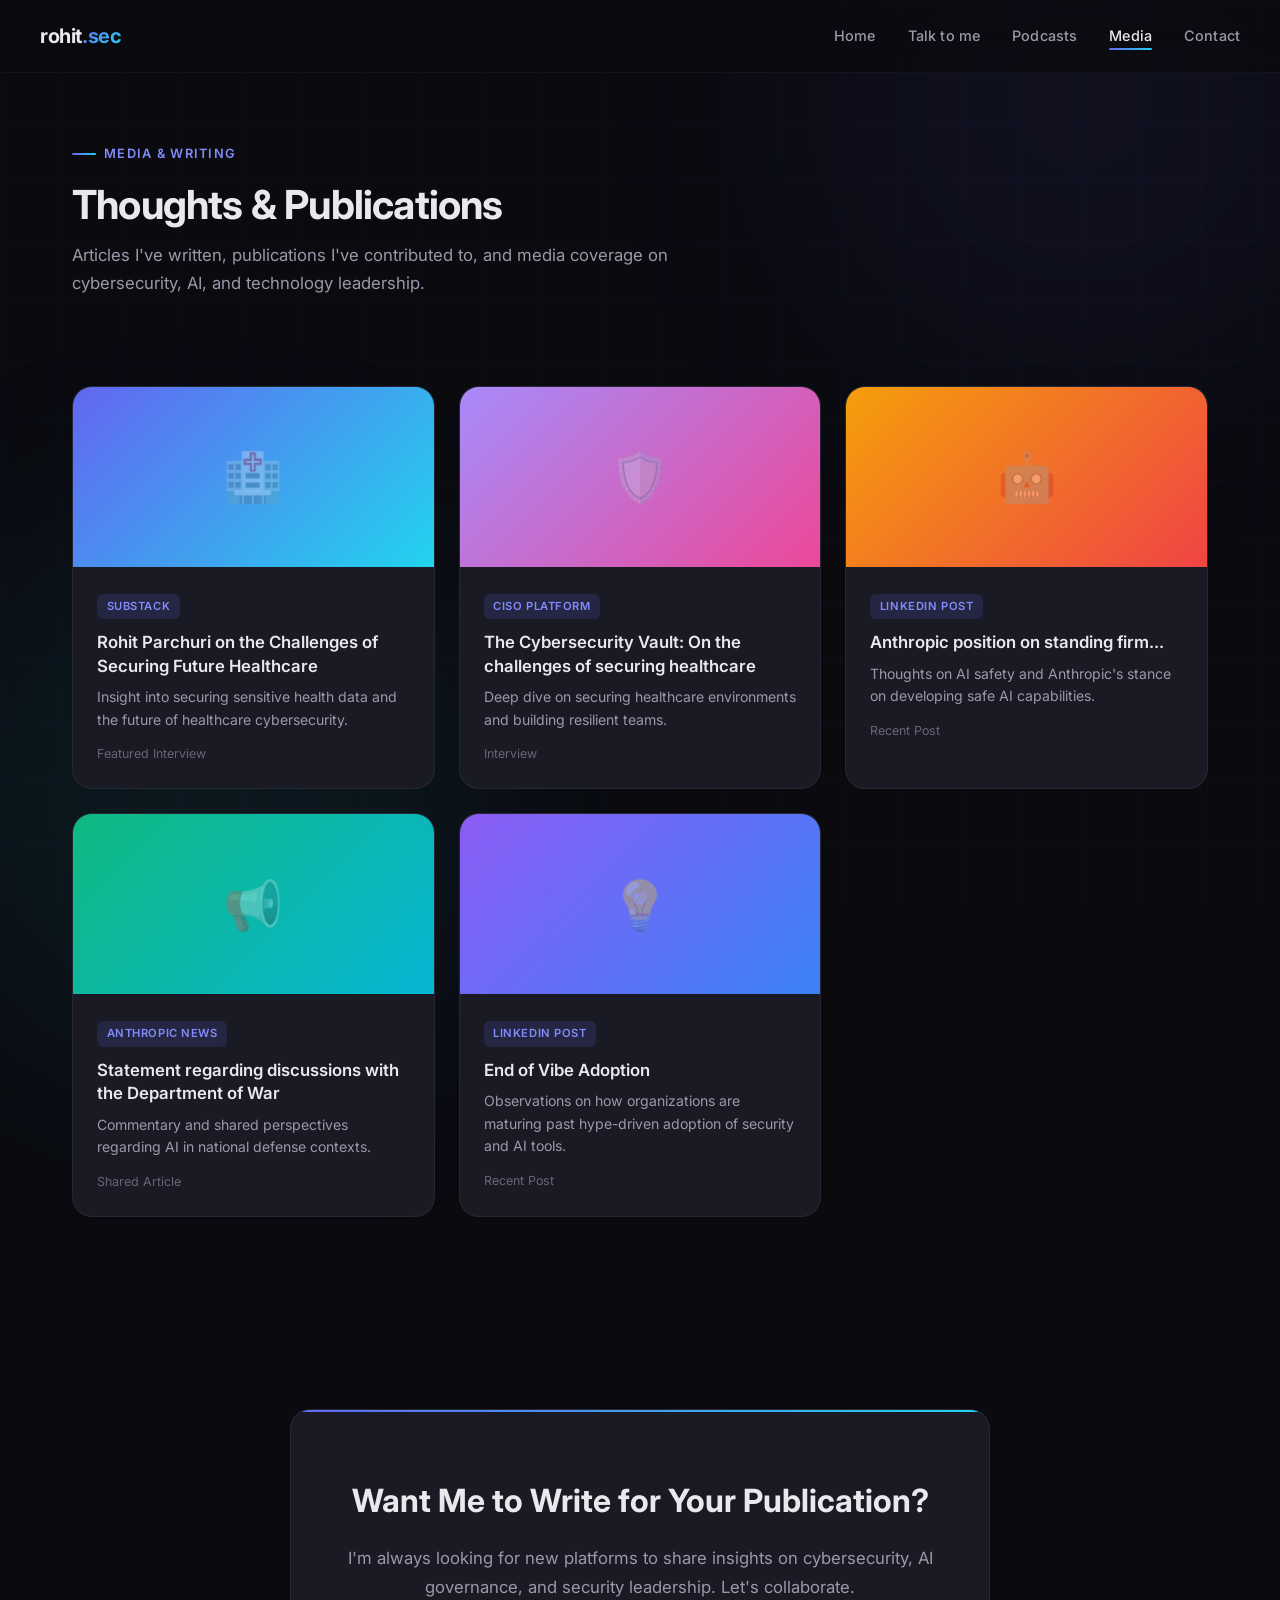
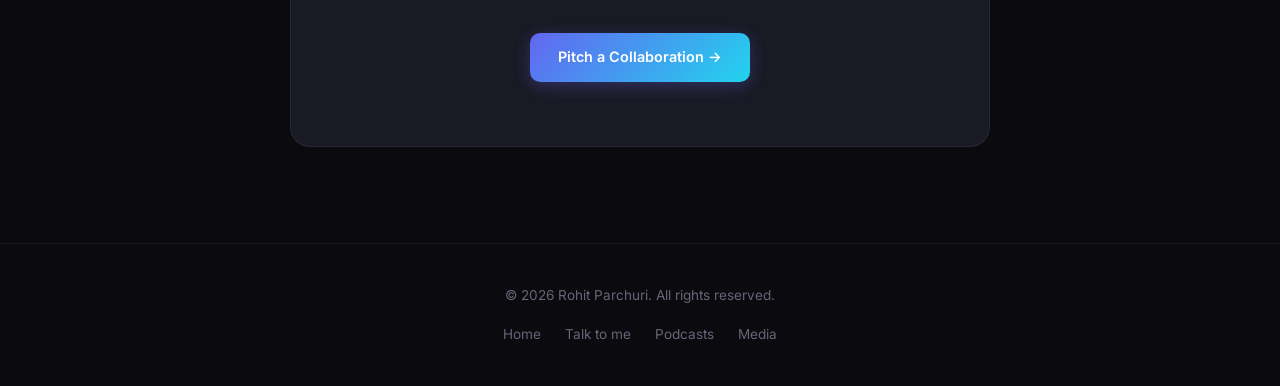
<file: media.html>
<!DOCTYPE html>
<html lang="en">

<head>
  <meta charset="UTF-8">
  <meta name="viewport" content="width=device-width, initial-scale=1.0">
  <title>Media & Articles — Rohit Parchuri</title>
  <meta name="description" content="Articles, publications, and media coverage by Rohit Parchuri.">
  <link rel="preconnect" href="https://fonts.googleapis.com">
  <link rel="preconnect" href="https://fonts.gstatic.com" crossorigin>
  <link
    href="https://fonts.googleapis.com/css2?family=Inter:wght@400;500;600;700;800&family=JetBrains+Mono:wght@400;500&display=swap"
    rel="stylesheet">
  <link rel="stylesheet" href="styles.css">
</head>

<body>

  <div class="bg-grid"></div>
  <div class="bg-glow bg-glow--1"></div>
  <div class="bg-glow bg-glow--2"></div>

  <!-- Navigation -->
  <nav class="nav">
    <div class="nav__inner">
      <a href="index.html" class="nav__logo">rohit<span>.sec</span></a>
      <ul class="nav__links">
        <li><a href="index.html">Home</a></li>
        <li><a href="talk-to-me.html">Talk to me</a></li>
        <li><a href="podcasts.html">Podcasts</a></li>
        <li><a href="media.html" class="active">Media</a></li>
        <li><a href="index.html#contact">Contact</a></li>
      </ul>
      <button class="nav__menu-btn" aria-label="Toggle menu">☰</button>
    </div>
  </nav>

  <!-- Page Header -->
  <section class="page-header">
    <div class="container">
      <div class="section-header fade-in">
        <div class="section-label">Media & Writing</div>
        <h1 class="section-title">Thoughts & Publications</h1>
        <p class="section-subtitle">Articles I've written, publications I've contributed to, and media coverage on
          cybersecurity, AI, and technology leadership.</p>
      </div>
    </div>
  </section>

  <!-- Articles Grid -->
  <section style="padding-top: 0;">
    <div class="container">
      <div class="grid-3">

        <a href="https://matthewrosenquist.substack.com/p/rohit-parchuri-on-the-challenges-of-securing-future-healthcare-7d639f76ba4a"
          target="_blank" rel="noopener" class="card article-card fade-in" style="text-decoration:none;color:inherit;">
          <div class="article-card__img" style="background: linear-gradient(135deg, #6366f1, #22d3ee);">
            <div class="article-card__img-placeholder">🏥</div>
          </div>
          <div class="article-card__body">
            <span class="article-card__category">Substack</span>
            <h3 class="article-card__title">Rohit Parchuri on the Challenges of Securing Future Healthcare</h3>
            <p class="article-card__excerpt">Insight into securing sensitive health data and the future of healthcare
              cybersecurity.</p>
            <div class="article-card__date">Featured Interview</div>
          </div>
        </a>

        <a href="https://www.cisoplatform.com/profiles/blogs/the-cybersecurity-vault-rohit-parchuri-on-the-challenges-of-secur"
          target="_blank" rel="noopener" class="card article-card fade-in" style="text-decoration:none;color:inherit;">
          <div class="article-card__img" style="background: linear-gradient(135deg, #a78bfa, #ec4899);">
            <div class="article-card__img-placeholder">🛡️</div>
          </div>
          <div class="article-card__body">
            <span class="article-card__category">CISO Platform</span>
            <h3 class="article-card__title">The Cybersecurity Vault: On the challenges of securing healthcare</h3>
            <p class="article-card__excerpt">Deep dive on securing healthcare environments and building resilient teams.
            </p>
            <div class="article-card__date">Interview</div>
          </div>
        </a>

        <a href="https://lnkd.in/eqiuKKjA" target="_blank" rel="noopener" class="card article-card fade-in"
          style="text-decoration:none;color:inherit;">
          <div class="article-card__img" style="background: linear-gradient(135deg, #f59e0b, #ef4444);">
            <div class="article-card__img-placeholder">🤖</div>
          </div>
          <div class="article-card__body">
            <span class="article-card__category">LinkedIn Post</span>
            <h3 class="article-card__title">Anthropic position on standing firm...</h3>
            <p class="article-card__excerpt">Thoughts on AI safety and Anthropic's stance on developing safe AI
              capabilities.</p>
            <div class="article-card__date">Recent Post</div>
          </div>
        </a>

        <a href="https://www.anthropic.com/news/statement-department-of-war" target="_blank" rel="noopener"
          class="card article-card fade-in" style="text-decoration:none;color:inherit;">
          <div class="article-card__img" style="background: linear-gradient(135deg, #10b981, #06b6d4);">
            <div class="article-card__img-placeholder">📢</div>
          </div>
          <div class="article-card__body">
            <span class="article-card__category">Anthropic News</span>
            <h3 class="article-card__title">Statement regarding discussions with the Department of War</h3>
            <p class="article-card__excerpt">Commentary and shared perspectives regarding AI in national defense
              contexts.</p>
            <div class="article-card__date">Shared Article</div>
          </div>
        </a>

        <a href="https://www.linkedin.com/posts/rohit-parchuri_end-of-vibe-adoption-activity-7432122487297191936-lzuQ"
          target="_blank" rel="noopener" class="card article-card fade-in" style="text-decoration:none;color:inherit;">
          <div class="article-card__img" style="background: linear-gradient(135deg, #8b5cf6, #3b82f6);">
            <div class="article-card__img-placeholder">💡</div>
          </div>
          <div class="article-card__body">
            <span class="article-card__category">LinkedIn Post</span>
            <h3 class="article-card__title">End of Vibe Adoption</h3>
            <p class="article-card__excerpt">Observations on how organizations are maturing past hype-driven adoption of
              security and AI tools.</p>
            <div class="article-card__date">Recent Post</div>
          </div>
        </a>

      </div>
    </div>
  </section>

  <!-- CTA -->
  <section class="cta-section">
    <div class="container">
      <div class="cta-box fade-in">
        <h2>Want Me to Write for Your Publication?</h2>
        <p>I'm always looking for new platforms to share insights on cybersecurity, AI governance, and security
          leadership. Let's collaborate.</p>
        <div class="cta-links">
          <a href="mailto:rohit@example.com" class="btn btn--primary">Pitch a Collaboration →</a>
        </div>
      </div>
    </div>
  </section>

  <!-- Footer -->
  <footer class="footer">
    <div class="container">
      <p class="footer__text">&copy; 2026 Rohit Parchuri. All rights reserved.</p>
      <div class="footer__links">
        <a href="index.html">Home</a>
        <a href="talk-to-me.html">Talk to me</a>
        <a href="podcasts.html">Podcasts</a>
        <a href="media.html">Media</a>
      </div>
    </div>
  </footer>

  <script src="script.js"></script>
</body>

</html>
</file>
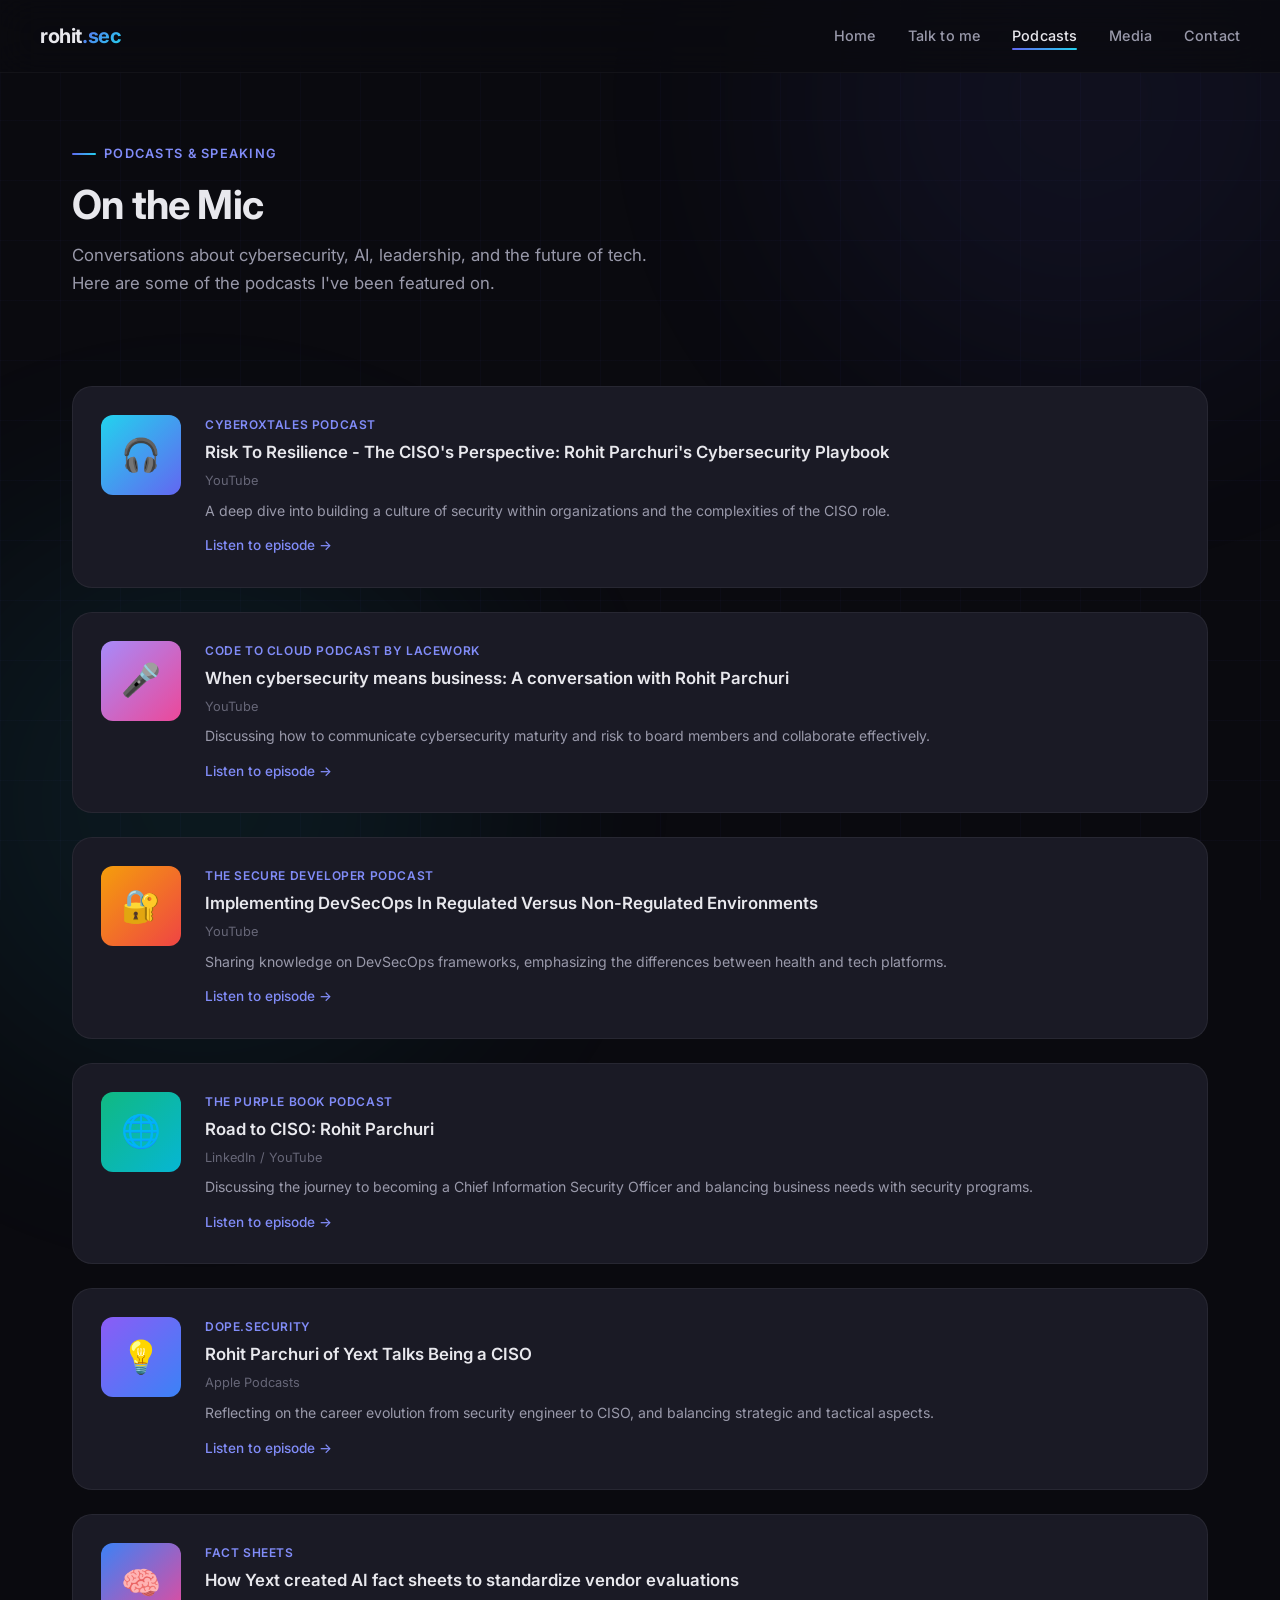
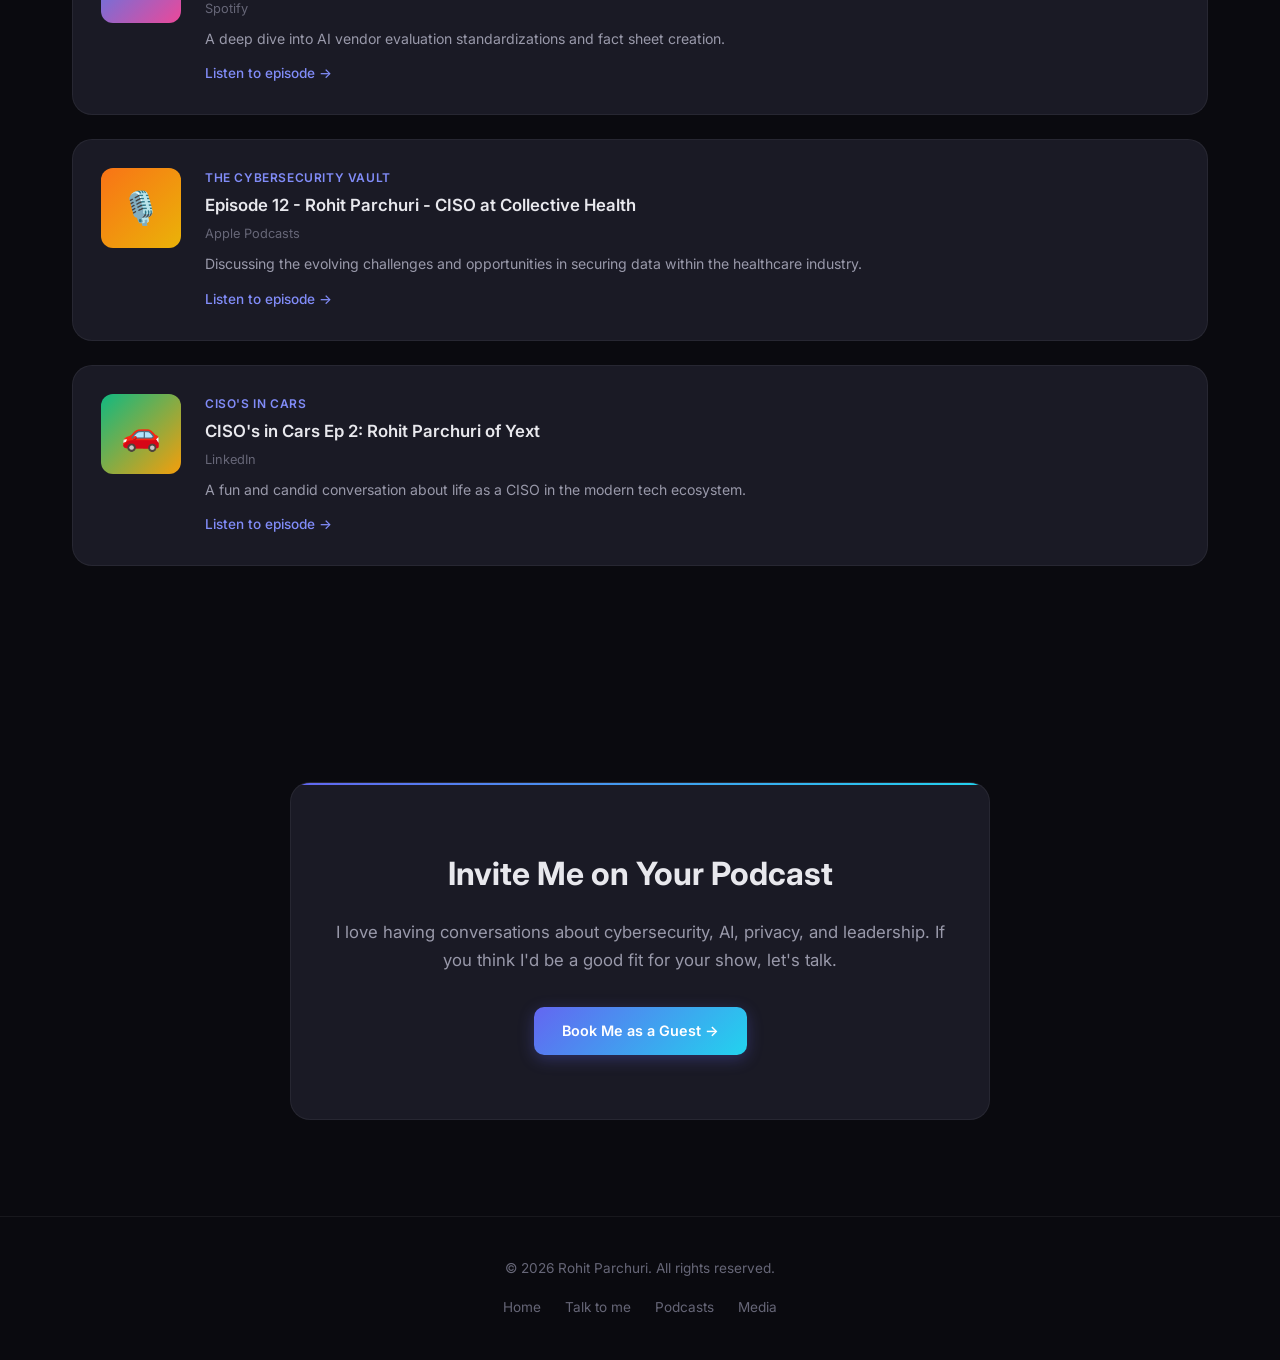
<file: podcasts.html>
<!DOCTYPE html>
<html lang="en">

<head>
  <meta charset="UTF-8">
  <meta name="viewport" content="width=device-width, initial-scale=1.0">
  <title>Podcasts — Rohit Parchuri</title>
  <meta name="description" content="Podcast appearances and speaking engagements by Rohit Parchuri.">
  <link rel="preconnect" href="https://fonts.googleapis.com">
  <link rel="preconnect" href="https://fonts.gstatic.com" crossorigin>
  <link
    href="https://fonts.googleapis.com/css2?family=Inter:wght@400;500;600;700;800&family=JetBrains+Mono:wght@400;500&display=swap"
    rel="stylesheet">
  <link rel="stylesheet" href="styles.css">
</head>

<body>

  <div class="bg-grid"></div>
  <div class="bg-glow bg-glow--1"></div>
  <div class="bg-glow bg-glow--2"></div>

  <!-- Navigation -->
  <nav class="nav">
    <div class="nav__inner">
      <a href="index.html" class="nav__logo">rohit<span>.sec</span></a>
      <ul class="nav__links">
        <li><a href="index.html">Home</a></li>
        <li><a href="talk-to-me.html">Talk to me</a></li>
        <li><a href="podcasts.html" class="active">Podcasts</a></li>
        <li><a href="media.html">Media</a></li>
        <li><a href="index.html#contact">Contact</a></li>
      </ul>
      <button class="nav__menu-btn" aria-label="Toggle menu">☰</button>
    </div>
  </nav>

  <!-- Page Header -->
  <section class="page-header">
    <div class="container">
      <div class="section-header fade-in">
        <div class="section-label">Podcasts & Speaking</div>
        <h1 class="section-title">On the Mic</h1>
        <p class="section-subtitle">Conversations about cybersecurity, AI, leadership, and the future of tech. Here are
          some of the podcasts I've been featured on.</p>
      </div>
    </div>
  </section>

  <!-- Podcast List -->
  <section style="padding-top: 0;">
    <div class="container">

      <div class="card podcast-card fade-in" style="margin-bottom: 1.5rem;">
        <div class="podcast-card__cover" style="background: linear-gradient(135deg, #22d3ee, #6366f1);">🎧</div>
        <div class="podcast-card__info">
          <div class="podcast-card__show">CyberOXtales Podcast</div>
          <h3 class="podcast-card__title">Risk To Resilience - The CISO's Perspective: Rohit Parchuri's Cybersecurity
            Playbook</h3>
          <div class="podcast-card__meta">YouTube</div>
          <p class="podcast-card__desc">A deep dive into building a culture of security within organizations and the
            complexities of the CISO role.</p>
          <a href="https://www.youtube.com/watch?v=3JIQJ3yYd9Y" target="_blank" rel="noopener" class="card__link"
            style="margin-top: 0.75rem;">Listen to episode →</a>
        </div>
      </div>

      <div class="card podcast-card fade-in" style="margin-bottom: 1.5rem;">
        <div class="podcast-card__cover" style="background: linear-gradient(135deg, #a78bfa, #ec4899);">🎤</div>
        <div class="podcast-card__info">
          <div class="podcast-card__show">Code to Cloud Podcast by Lacework</div>
          <h3 class="podcast-card__title">When cybersecurity means business: A conversation with Rohit Parchuri</h3>
          <div class="podcast-card__meta">YouTube</div>
          <p class="podcast-card__desc">Discussing how to communicate cybersecurity maturity and risk to board members
            and collaborate effectively.</p>
          <a href="https://www.youtube.com/watch?v=86339DbsKS0" target="_blank" rel="noopener" class="card__link"
            style="margin-top: 0.75rem;">Listen to episode →</a>
        </div>
      </div>

      <div class="card podcast-card fade-in" style="margin-bottom: 1.5rem;">
        <div class="podcast-card__cover" style="background: linear-gradient(135deg, #f59e0b, #ef4444);">🔐</div>
        <div class="podcast-card__info">
          <div class="podcast-card__show">The Secure Developer Podcast</div>
          <h3 class="podcast-card__title">Implementing DevSecOps In Regulated Versus Non-Regulated Environments</h3>
          <div class="podcast-card__meta">YouTube</div>
          <p class="podcast-card__desc">Sharing knowledge on DevSecOps frameworks, emphasizing the differences between
            health and tech platforms.</p>
          <a href="https://www.youtube.com/watch?v=CqH_qV7h_y4" target="_blank" rel="noopener" class="card__link"
            style="margin-top: 0.75rem;">Listen to episode →</a>
        </div>
      </div>

      <div class="card podcast-card fade-in" style="margin-bottom: 1.5rem;">
        <div class="podcast-card__cover" style="background: linear-gradient(135deg, #10b981, #06b6d4);">🌐</div>
        <div class="podcast-card__info">
          <div class="podcast-card__show">The Purple Book Podcast</div>
          <h3 class="podcast-card__title">Road to CISO: Rohit Parchuri</h3>
          <div class="podcast-card__meta">LinkedIn / YouTube</div>
          <p class="podcast-card__desc">Discussing the journey to becoming a Chief Information Security Officer and
            balancing business needs with security programs.</p>
          <a href="https://www.linkedin.com/posts/rohit-parchuri_road-to-ciso-rohit-parchuri-the-purple-activity-7052126091171295233-dMCj"
            target="_blank" rel="noopener" class="card__link" style="margin-top: 0.75rem;">Listen to episode →</a>
        </div>
      </div>

      <div class="card podcast-card fade-in" style="margin-bottom: 1.5rem;">
        <div class="podcast-card__cover" style="background: linear-gradient(135deg, #8b5cf6, #3b82f6);">💡</div>
        <div class="podcast-card__info">
          <div class="podcast-card__show">dope.security</div>
          <h3 class="podcast-card__title">Rohit Parchuri of Yext Talks Being a CISO</h3>
          <div class="podcast-card__meta">Apple Podcasts</div>
          <p class="podcast-card__desc">Reflecting on the career evolution from security engineer to CISO, and balancing
            strategic and tactical aspects.</p>
          <a href="https://podcasts.apple.com/us/podcast/rohit-parchuri-of-yext-talks-being-a-ciso/id1702990863?i=1000628338142"
            target="_blank" rel="noopener" class="card__link" style="margin-top: 0.75rem;">Listen to episode →</a>
        </div>
      </div>

      <div class="card podcast-card fade-in" style="margin-bottom: 1.5rem;">
        <div class="podcast-card__cover" style="background: linear-gradient(135deg, #3b82f6, #ec4899);">🧠</div>
        <div class="podcast-card__info">
          <div class="podcast-card__show">Fact Sheets</div>
          <h3 class="podcast-card__title">How Yext created AI fact sheets to standardize vendor evaluations</h3>
          <div class="podcast-card__meta">Spotify</div>
          <p class="podcast-card__desc">A deep dive into AI vendor evaluation standardizations and fact sheet creation.
          </p>
          <a href="https://open.spotify.com/episode/4wfoibCkZKwf0VQDJiVvoK" target="_blank" rel="noopener"
            class="card__link" style="margin-top: 0.75rem;">Listen to episode →</a>
        </div>
      </div>

      <div class="card podcast-card fade-in" style="margin-bottom: 1.5rem;">
        <div class="podcast-card__cover" style="background: linear-gradient(135deg, #f97316, #eab308);">🎙️</div>
        <div class="podcast-card__info">
          <div class="podcast-card__show">The Cybersecurity Vault</div>
          <h3 class="podcast-card__title">Episode 12 - Rohit Parchuri - CISO at Collective Health</h3>
          <div class="podcast-card__meta">Apple Podcasts</div>
          <p class="podcast-card__desc">Discussing the evolving challenges and opportunities in securing data within the
            healthcare industry.</p>
          <a href="https://podcasts.apple.com/us/podcast/episode-12-rohit-parchuri-ciso-at-collective-health/id1525931953?i=1000512775334"
            target="_blank" rel="noopener" class="card__link" style="margin-top: 0.75rem;">Listen to episode →</a>
        </div>
      </div>

      <div class="card podcast-card fade-in" style="margin-bottom: 1.5rem;">
        <div class="podcast-card__cover" style="background: linear-gradient(135deg, #10b981, #f59e0b);">🚗</div>
        <div class="podcast-card__info">
          <div class="podcast-card__show">CISO's in Cars</div>
          <h3 class="podcast-card__title">CISO's in Cars Ep 2: Rohit Parchuri of Yext</h3>
          <div class="podcast-card__meta">LinkedIn</div>
          <p class="podcast-card__desc">A fun and candid conversation about life as a CISO in the modern tech ecosystem.
          </p>
          <a href="https://www.linkedin.com/posts/rohit-parchuri_cisos-in-cars-ep-2-rohit-parchuri-of-yext-activity-7110311409359413248-7Xbt"
            target="_blank" rel="noopener" class="card__link" style="margin-top: 0.75rem;">Listen to episode →</a>
        </div>
      </div>

    </div>
  </section>

  <!-- CTA -->
  <section class="cta-section">
    <div class="container">
      <div class="cta-box fade-in">
        <h2>Invite Me on Your Podcast</h2>
        <p>I love having conversations about cybersecurity, AI, privacy, and leadership. If you think I'd be a good fit
          for your show, let's talk.</p>
        <div class="cta-links">
          <a href="mailto:rohit@example.com" class="btn btn--primary">Book Me as a Guest →</a>
        </div>
      </div>
    </div>
  </section>

  <!-- Footer -->
  <footer class="footer">
    <div class="container">
      <p class="footer__text">&copy; 2026 Rohit Parchuri. All rights reserved.</p>
      <div class="footer__links">
        <a href="index.html">Home</a>
        <a href="talk-to-me.html">Talk to me</a>
        <a href="podcasts.html">Podcasts</a>
        <a href="media.html">Media</a>
      </div>
    </div>
  </footer>

  <script src="script.js"></script>
</body>

</html>
</file>
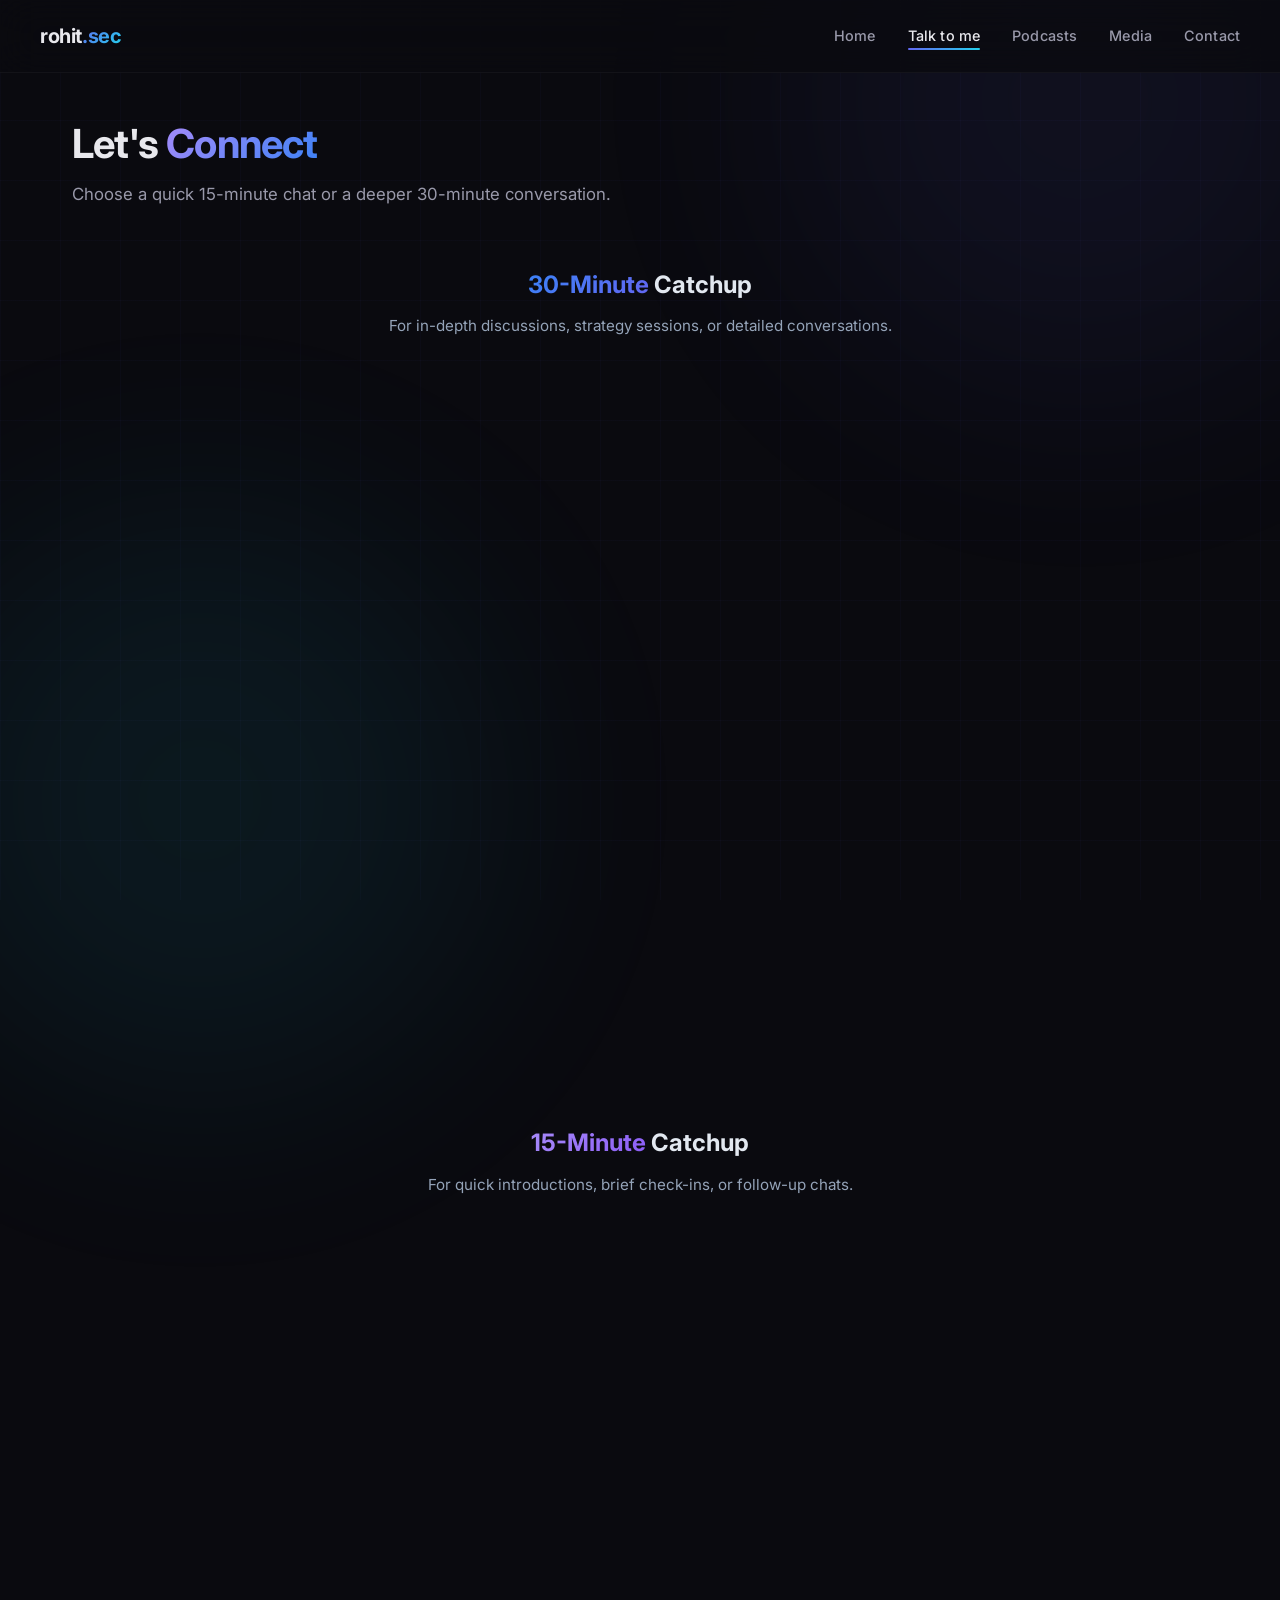
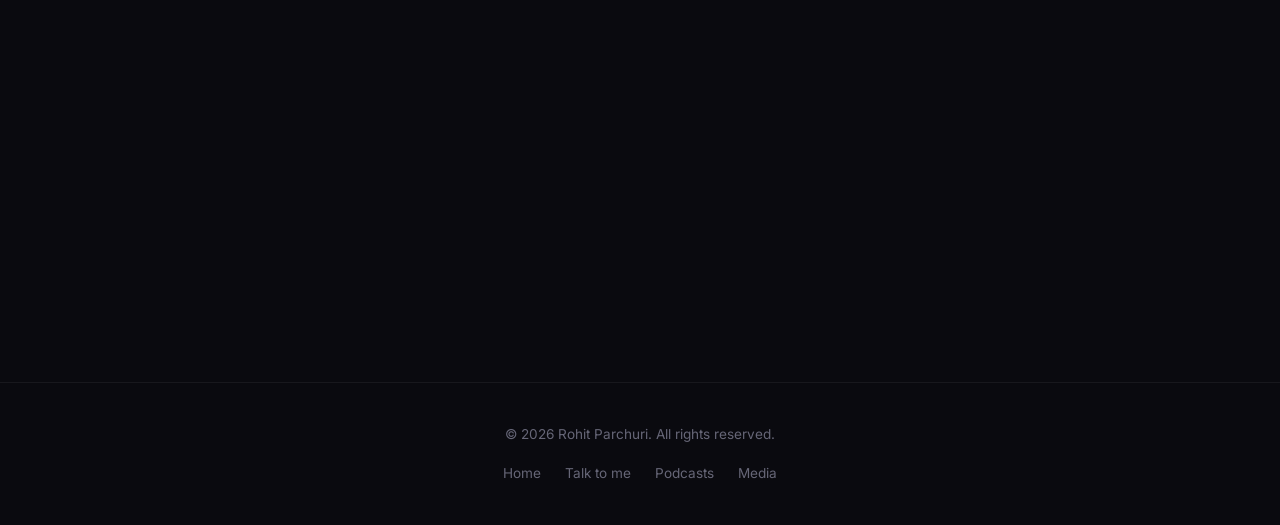
<file: talk-to-me.html>
<!DOCTYPE html>
<html lang="en">

<head>
  <meta charset="UTF-8">
  <meta name="viewport" content="width=device-width, initial-scale=1.0">
  <title>Talk to Me — Rohit Parchuri</title>
  <meta name="description" content="Book a meeting with Rohit Parchuri.">
  <link rel="preconnect" href="https://fonts.googleapis.com">
  <link rel="preconnect" href="https://fonts.gstatic.com" crossorigin>
  <link
    href="https://fonts.googleapis.com/css2?family=Inter:wght@400;500;600;700;800&family=JetBrains+Mono:wght@400;500&display=swap"
    rel="stylesheet">
  <link rel="stylesheet" href="styles.css">
</head>

<body>

  <!-- Background Effects -->
  <div class="bg-grid"></div>
  <div class="bg-glow bg-glow--1"></div>
  <div class="bg-glow bg-glow--2"></div>

  <!-- Navigation -->
  <nav class="nav">
    <div class="nav__inner">
      <a href="index.html" class="nav__logo">rohit<span>.sec</span></a>
      <ul class="nav__links">
        <li><a href="index.html">Home</a></li>
        <li><a href="talk-to-me.html" class="active">Talk to me</a></li>
        <li><a href="podcasts.html">Podcasts</a></li>
        <li><a href="media.html">Media</a></li>
        <li><a href="index.html#contact">Contact</a></li>
      </ul>
      <button class="nav__menu-btn" aria-label="Toggle menu">☰</button>
    </div>
  </nav>

  <!-- Calendar Booking Section -->
  <section class="calendly-section" style="padding-top: 120px; padding-bottom: 60px;">
    <div class="container">
      <div class="section-header fade-in">
        <h1 class="section-title">Let's <span
            style="background: linear-gradient(135deg, #a78bfa, #3b82f6); -webkit-background-clip: text; -webkit-text-fill-color: transparent;">Connect</span>
        </h1>
        <p class="section-subtitle">Choose a quick 15-minute chat or a deeper 30-minute conversation.</p>
      </div>

      <!-- 30 Minute Catchup -->
      <div class="fade-in" style="margin-bottom: 60px;">
        <h2 style="color: #e2e8f0; font-size: 1.5rem; margin-bottom: 8px; text-align: center;">
          <span style="background: linear-gradient(135deg, #3b82f6, #6366f1); -webkit-background-clip: text; -webkit-text-fill-color: transparent;">30-Minute</span> Catchup
        </h2>
        <p style="color: #94a3b8; text-align: center; margin-bottom: 24px; font-size: 0.95rem;">For in-depth discussions, strategy sessions, or detailed conversations.</p>
        <div class="cal-embed" data-cal-link="rohit-parchuri/30min" data-cal-config='{"layout":"month_view","overlayCalendar":true}'
          style="min-width:320px;height:700px;overflow:auto;"></div>
      </div>

      <!-- 15 Minute Catchup -->
      <div class="fade-in">
        <h2 style="color: #e2e8f0; font-size: 1.5rem; margin-bottom: 8px; text-align: center;">
          <span style="background: linear-gradient(135deg, #a78bfa, #8b5cf6); -webkit-background-clip: text; -webkit-text-fill-color: transparent;">15-Minute</span> Catchup
        </h2>
        <p style="color: #94a3b8; text-align: center; margin-bottom: 24px; font-size: 0.95rem;">For quick introductions, brief check-ins, or follow-up chats.</p>
        <div class="cal-embed" data-cal-link="rohit-parchuri/15min" data-cal-config='{"layout":"month_view","overlayCalendar":true}'
          style="min-width:320px;height:700px;overflow:auto;"></div>
      </div>

      <!-- Cal.com embed script -->
      <script type="text/javascript">
        (function (C, A, L) {
          let p = function (a, ar) { a.q.push(ar); };
          let d = C.document;
          C.Cal = C.Cal || function () { let cal = C.Cal; let ar = arguments; if (!cal.loaded) { cal.ns = {}; cal.q = cal.q || []; d.head.appendChild(d.createElement("script")).src = A; cal.loaded = true; } if (ar[0] === L) { const api = function () { p(api, arguments); }; const namespace = ar[1]; api.q = api.q || []; if (typeof namespace === "string") { cal.ns[namespace] = cal.ns[namespace] || api; p(cal.ns[namespace], ar); p(cal, ["initNamespace", namespace]); } else p(cal, ar); return; } p(cal, ar); };
        })(window, "https://app.cal.com/embed/embed.js", "init");

        Cal("init", "30min", { origin: "https://cal.com" });
        Cal.ns["30min"]("inline", {
          elementOrSelector: '[data-cal-link="rohit-parchuri/30min"]',
          calLink: "rohit-parchuri/30min?overlayCalendar=true",
          layout: "month_view"
        });
        Cal.ns["30min"]("ui", { "styles": { "branding": { "brandColor": "#3b82f6" } }, "hideEventTypeDetails": false, "layout": "month_view" });

        Cal("init", "15min", { origin: "https://cal.com" });
        Cal.ns["15min"]("inline", {
          elementOrSelector: '[data-cal-link="rohit-parchuri/15min"]',
          calLink: "rohit-parchuri/15min?overlayCalendar=true",
          layout: "month_view"
        });
        Cal.ns["15min"]("ui", { "styles": { "branding": { "brandColor": "#a78bfa" } }, "hideEventTypeDetails": false, "layout": "month_view" });
      </script>
    </div>
  </section>

  <!-- Footer -->
  <footer class="footer">
    <div class="container">
      <p class="footer__text">&copy; 2026 Rohit Parchuri. All rights reserved.</p>
      <div class="footer__links">
        <a href="index.html">Home</a>
        <a href="talk-to-me.html">Talk to me</a>
        <a href="podcasts.html">Podcasts</a>
        <a href="media.html">Media</a>
      </div>
    </div>
  </footer>

  <script src="script.js"></script>
</body>

</html>
</file>
<file: styles.css>
/* ============================================
   ROHIT PARCHURI — Personal Brand Website
   Dark Minimalist + AI-Forward Design
   ============================================ */

/* --- CSS Variables --- */
:root {
  --bg-primary: #0a0a0f;
  --bg-secondary: #12121a;
  --bg-card: #1a1a25;
  --bg-card-hover: #22222f;
  --text-primary: #e8e8ed;
  --text-secondary: #9999aa;
  --text-muted: #666677;
  --accent: #6366f1;
  --accent-light: #818cf8;
  --accent-glow: rgba(99, 102, 241, 0.15);
  --accent-secondary: #22d3ee;
  --gradient-1: linear-gradient(135deg, #6366f1, #22d3ee);
  --gradient-2: linear-gradient(135deg, #6366f1, #a78bfa);
  --border-color: rgba(255, 255, 255, 0.06);
  --border-hover: rgba(255, 255, 255, 0.12);
  --radius: 12px;
  --radius-lg: 20px;
  --shadow: 0 4px 24px rgba(0, 0, 0, 0.3);
  --transition: 0.3s cubic-bezier(0.4, 0, 0.2, 1);
  --font-sans: 'Inter', -apple-system, BlinkMacSystemFont, 'Segoe UI', sans-serif;
  --font-mono: 'JetBrains Mono', 'Fira Code', monospace;
}

/* --- Reset & Base --- */
*, *::before, *::after { box-sizing: border-box; margin: 0; padding: 0; }

html {
  scroll-behavior: smooth;
  font-size: 16px;
}

body {
  font-family: var(--font-sans);
  background: var(--bg-primary);
  color: var(--text-primary);
  line-height: 1.7;
  overflow-x: hidden;
  -webkit-font-smoothing: antialiased;
}

a { color: var(--accent-light); text-decoration: none; transition: color var(--transition); }
a:hover { color: var(--accent-secondary); }

img { max-width: 100%; height: auto; display: block; }

/* --- Animated Background --- */
.bg-grid {
  position: fixed;
  inset: 0;
  z-index: 0;
  background-image:
    linear-gradient(rgba(99, 102, 241, 0.03) 1px, transparent 1px),
    linear-gradient(90deg, rgba(99, 102, 241, 0.03) 1px, transparent 1px);
  background-size: 60px 60px;
  pointer-events: none;
}

.bg-glow {
  position: fixed;
  width: 600px;
  height: 600px;
  border-radius: 50%;
  filter: blur(120px);
  opacity: 0.07;
  pointer-events: none;
  z-index: 0;
}

.bg-glow--1 {
  top: -200px;
  right: -100px;
  background: var(--accent);
}

.bg-glow--2 {
  bottom: -200px;
  left: -100px;
  background: var(--accent-secondary);
}

/* --- Navigation --- */
.nav {
  position: fixed;
  top: 0;
  left: 0;
  right: 0;
  z-index: 1000;
  padding: 0 2rem;
  background: rgba(10, 10, 15, 0.8);
  backdrop-filter: blur(20px);
  border-bottom: 1px solid var(--border-color);
  transition: all var(--transition);
}

.nav__inner {
  max-width: 1200px;
  margin: 0 auto;
  display: flex;
  align-items: center;
  justify-content: space-between;
  height: 72px;
}

.nav__logo {
  font-size: 1.25rem;
  font-weight: 700;
  color: var(--text-primary);
  letter-spacing: -0.02em;
}

.nav__logo span {
  background: var(--gradient-1);
  -webkit-background-clip: text;
  -webkit-text-fill-color: transparent;
  background-clip: text;
}

.nav__links {
  display: flex;
  gap: 2rem;
  list-style: none;
}

.nav__links a {
  color: var(--text-secondary);
  font-size: 0.9rem;
  font-weight: 500;
  letter-spacing: 0.01em;
  position: relative;
  padding: 0.25rem 0;
}

.nav__links a::after {
  content: '';
  position: absolute;
  bottom: -2px;
  left: 0;
  width: 0;
  height: 2px;
  background: var(--gradient-1);
  border-radius: 1px;
  transition: width var(--transition);
}

.nav__links a:hover,
.nav__links a.active {
  color: var(--text-primary);
}

.nav__links a:hover::after,
.nav__links a.active::after {
  width: 100%;
}

.nav__menu-btn {
  display: none;
  background: none;
  border: none;
  color: var(--text-primary);
  font-size: 1.5rem;
  cursor: pointer;
}

/* --- Layout --- */
.container {
  max-width: 1200px;
  margin: 0 auto;
  padding: 0 2rem;
  position: relative;
  z-index: 1;
}

section {
  padding: 6rem 0;
}

/* --- Hero Section --- */
.hero {
  min-height: 100vh;
  display: flex;
  align-items: center;
  padding-top: 72px;
}

.hero__content {
  max-width: 720px;
}

.hero__badge {
  display: inline-flex;
  align-items: center;
  gap: 0.5rem;
  padding: 0.4rem 1rem;
  background: var(--accent-glow);
  border: 1px solid rgba(99, 102, 241, 0.2);
  border-radius: 100px;
  font-size: 0.8rem;
  font-weight: 500;
  color: var(--accent-light);
  margin-bottom: 1.5rem;
  letter-spacing: 0.02em;
}

.hero__badge .pulse {
  width: 8px;
  height: 8px;
  background: var(--accent);
  border-radius: 50%;
  animation: pulse 2s ease-in-out infinite;
}

@keyframes pulse {
  0%, 100% { opacity: 1; transform: scale(1); }
  50% { opacity: 0.5; transform: scale(1.3); }
}

.hero__title {
  font-size: clamp(2.5rem, 6vw, 4.5rem);
  font-weight: 800;
  line-height: 1.1;
  letter-spacing: -0.03em;
  margin-bottom: 1.5rem;
}

.hero__title .gradient-text {
  background: var(--gradient-1);
  -webkit-background-clip: text;
  -webkit-text-fill-color: transparent;
  background-clip: text;
}

.hero__subtitle {
  font-size: 1.15rem;
  color: var(--text-secondary);
  line-height: 1.8;
  margin-bottom: 2.5rem;
  max-width: 560px;
}

.hero__actions {
  display: flex;
  gap: 1rem;
  flex-wrap: wrap;
}

/* --- Buttons --- */
.btn {
  display: inline-flex;
  align-items: center;
  gap: 0.5rem;
  padding: 0.75rem 1.75rem;
  border-radius: 10px;
  font-size: 0.9rem;
  font-weight: 600;
  cursor: pointer;
  transition: all var(--transition);
  border: none;
  font-family: var(--font-sans);
}

.btn--primary {
  background: var(--gradient-1);
  color: #fff;
  box-shadow: 0 4px 16px rgba(99, 102, 241, 0.3);
}

.btn--primary:hover {
  transform: translateY(-2px);
  box-shadow: 0 8px 24px rgba(99, 102, 241, 0.4);
  color: #fff;
}

.btn--outline {
  background: transparent;
  color: var(--text-primary);
  border: 1px solid var(--border-hover);
}

.btn--outline:hover {
  background: var(--bg-card);
  border-color: var(--accent);
  color: var(--text-primary);
}

/* --- Section Headers --- */
.section-header {
  margin-bottom: 3.5rem;
}

.section-label {
  display: inline-flex;
  align-items: center;
  gap: 0.5rem;
  font-size: 0.8rem;
  font-weight: 600;
  text-transform: uppercase;
  letter-spacing: 0.1em;
  color: var(--accent-light);
  margin-bottom: 1rem;
}

.section-label::before {
  content: '';
  width: 24px;
  height: 2px;
  background: var(--gradient-1);
  border-radius: 1px;
}

.section-title {
  font-size: clamp(1.75rem, 4vw, 2.5rem);
  font-weight: 700;
  letter-spacing: -0.02em;
  line-height: 1.2;
}

.section-subtitle {
  color: var(--text-secondary);
  font-size: 1.05rem;
  margin-top: 0.75rem;
  max-width: 600px;
}

/* --- Cards --- */
.card {
  background: var(--bg-card);
  border: 1px solid var(--border-color);
  border-radius: var(--radius-lg);
  padding: 2rem;
  transition: all var(--transition);
  position: relative;
  overflow: hidden;
}

.card::before {
  content: '';
  position: absolute;
  top: 0;
  left: 0;
  right: 0;
  height: 1px;
  background: linear-gradient(90deg, transparent, rgba(99, 102, 241, 0.3), transparent);
  opacity: 0;
  transition: opacity var(--transition);
}

.card:hover {
  border-color: var(--border-hover);
  background: var(--bg-card-hover);
  transform: translateY(-2px);
  box-shadow: var(--shadow);
}

.card:hover::before {
  opacity: 1;
}

.card__icon {
  width: 48px;
  height: 48px;
  border-radius: 12px;
  background: var(--accent-glow);
  display: flex;
  align-items: center;
  justify-content: center;
  font-size: 1.25rem;
  margin-bottom: 1.25rem;
}

.card__title {
  font-size: 1.15rem;
  font-weight: 600;
  margin-bottom: 0.5rem;
}

.card__text {
  color: var(--text-secondary);
  font-size: 0.9rem;
  line-height: 1.7;
}

.card__link {
  display: inline-flex;
  align-items: center;
  gap: 0.35rem;
  margin-top: 1rem;
  font-size: 0.85rem;
  font-weight: 500;
  color: var(--accent-light);
}

.card__link:hover {
  gap: 0.6rem;
}

/* --- Grid Layouts --- */
.grid-2 { display: grid; grid-template-columns: repeat(2, 1fr); gap: 1.5rem; }
.grid-3 { display: grid; grid-template-columns: repeat(3, 1fr); gap: 1.5rem; }
.grid-4 { display: grid; grid-template-columns: repeat(4, 1fr); gap: 1.5rem; }

/* --- Highlights Section (Home) --- */
.highlights {
  padding-bottom: 4rem;
}

.highlight-card {
  text-align: center;
  padding: 2.5rem 1.5rem;
}

.highlight-card__number {
  font-size: 2.5rem;
  font-weight: 800;
  background: var(--gradient-1);
  -webkit-background-clip: text;
  -webkit-text-fill-color: transparent;
  background-clip: text;
  margin-bottom: 0.5rem;
}

.highlight-card__label {
  color: var(--text-secondary);
  font-size: 0.9rem;
}

/* --- Featured Section --- */
.featured-grid {
  display: grid;
  grid-template-columns: repeat(2, 1fr);
  gap: 1.5rem;
}

.featured-card {
  padding: 2rem;
}

.featured-card__tag {
  display: inline-block;
  padding: 0.25rem 0.75rem;
  background: var(--accent-glow);
  border-radius: 100px;
  font-size: 0.75rem;
  font-weight: 600;
  color: var(--accent-light);
  text-transform: uppercase;
  letter-spacing: 0.05em;
  margin-bottom: 1rem;
}

.featured-card__title {
  font-size: 1.1rem;
  font-weight: 600;
  margin-bottom: 0.5rem;
  line-height: 1.4;
}

.featured-card__meta {
  font-size: 0.8rem;
  color: var(--text-muted);
  margin-bottom: 0.75rem;
}

/* --- About Page --- */
.about-hero {
  padding-top: calc(72px + 4rem);
  padding-bottom: 2rem;
}

.about-content {
  display: grid;
  grid-template-columns: 1fr 2fr;
  gap: 4rem;
  align-items: start;
}

.about-sidebar {
  position: sticky;
  top: 100px;
}

.about-avatar {
  width: 200px;
  height: 200px;
  border-radius: var(--radius-lg);
  background: var(--gradient-1);
  display: flex;
  align-items: center;
  justify-content: center;
  font-size: 4rem;
  font-weight: 800;
  color: #fff;
  margin-bottom: 1.5rem;
}

.about-info__item {
  display: flex;
  align-items: center;
  gap: 0.75rem;
  padding: 0.75rem 0;
  border-bottom: 1px solid var(--border-color);
  font-size: 0.9rem;
  color: var(--text-secondary);
}

.about-info__item:last-child { border-bottom: none; }
.about-info__icon { font-size: 1rem; width: 20px; text-align: center; }

.about-main h2 {
  font-size: 1.5rem;
  font-weight: 700;
  margin-bottom: 1rem;
  margin-top: 2.5rem;
}

.about-main h2:first-child { margin-top: 0; }

.about-main p {
  color: var(--text-secondary);
  margin-bottom: 1rem;
  font-size: 1rem;
  line-height: 1.8;
}

/* --- Timeline --- */
.timeline {
  position: relative;
  padding-left: 2rem;
}

.timeline::before {
  content: '';
  position: absolute;
  left: 0;
  top: 0;
  bottom: 0;
  width: 2px;
  background: linear-gradient(to bottom, var(--accent), transparent);
}

.timeline__item {
  position: relative;
  padding-bottom: 2rem;
}

.timeline__item::before {
  content: '';
  position: absolute;
  left: -2.35rem;
  top: 0.3rem;
  width: 12px;
  height: 12px;
  border-radius: 50%;
  background: var(--accent);
  border: 3px solid var(--bg-primary);
}

.timeline__year {
  font-size: 0.8rem;
  font-weight: 600;
  color: var(--accent-light);
  margin-bottom: 0.25rem;
}

.timeline__title {
  font-size: 1.05rem;
  font-weight: 600;
  margin-bottom: 0.25rem;
}

.timeline__desc {
  font-size: 0.9rem;
  color: var(--text-secondary);
}

/* --- Professional Experience Timeline (Index) --- */
.exp-timeline {
  position: relative;
  padding-left: 2.5rem;
}

.exp-timeline::before {
  content: '';
  position: absolute;
  left: 0;
  top: 8px;
  bottom: 0;
  width: 2px;
  background: linear-gradient(to bottom, var(--accent), rgba(99,102,241,0.1));
  border-radius: 1px;
}

.exp-item {
  position: relative;
  margin-bottom: 2.5rem;
}

.exp-item:last-child {
  margin-bottom: 0;
}

.exp-item__marker {
  position: absolute;
  left: -2.9rem;
  top: 1.4rem;
  width: 14px;
  height: 14px;
  border-radius: 50%;
  background: var(--accent);
  border: 3px solid var(--bg-primary);
  box-shadow: 0 0 0 3px rgba(99,102,241,0.2);
  z-index: 1;
  transition: box-shadow var(--transition);
}

.exp-item:hover .exp-item__marker {
  box-shadow: 0 0 0 6px rgba(99,102,241,0.15);
}

.exp-item__content {
  background: var(--bg-card);
  border: 1px solid var(--border-color);
  border-radius: var(--radius-lg);
  padding: 1.75rem 2rem;
  transition: all var(--transition);
  position: relative;
  overflow: hidden;
}

.exp-item__content::before {
  content: '';
  position: absolute;
  top: 0; left: 0; right: 0;
  height: 1px;
  background: linear-gradient(90deg, transparent, rgba(99,102,241,0.3), transparent);
  opacity: 0;
  transition: opacity var(--transition);
}

.exp-item:hover .exp-item__content {
  border-color: var(--border-hover);
  background: var(--bg-card-hover);
  transform: translateX(4px);
}

.exp-item:hover .exp-item__content::before {
  opacity: 1;
}

.exp-item__header {
  display: flex;
  align-items: flex-start;
  justify-content: space-between;
  gap: 1rem;
  margin-bottom: 1rem;
}

.exp-item__company {
  font-size: 1.15rem;
  font-weight: 700;
  color: var(--text-primary);
  margin-bottom: 0.5rem;
}

.exp-item__location {
  font-size: 0.78rem;
  font-weight: 500;
  color: var(--text-muted);
  margin-left: 0.5rem;
  font-style: italic;
}

.exp-item__roles {
  display: flex;
  flex-direction: column;
  gap: 0.35rem;
}

.exp-item__role {
  display: flex;
  align-items: center;
  gap: 0.75rem;
  flex-wrap: wrap;
}

.exp-item__title {
  font-size: 0.9rem;
  font-weight: 600;
  color: var(--accent-light);
}

.exp-item__role--secondary .exp-item__title {
  color: var(--text-secondary);
  font-weight: 500;
}

.exp-item__date {
  font-size: 0.78rem;
  font-family: var(--font-mono);
  color: var(--text-muted);
  background: rgba(255,255,255,0.04);
  padding: 0.15rem 0.6rem;
  border-radius: 100px;
  border: 1px solid var(--border-color);
  white-space: nowrap;
}

.exp-item__badge {
  display: inline-flex;
  align-items: center;
  padding: 0.25rem 0.75rem;
  background: rgba(34, 211, 238, 0.08);
  border: 1px solid rgba(34, 211, 238, 0.2);
  border-radius: 100px;
  font-size: 0.72rem;
  font-weight: 600;
  color: var(--accent-secondary);
  text-transform: uppercase;
  letter-spacing: 0.06em;
  white-space: nowrap;
  flex-shrink: 0;
}

.exp-item__desc {
  font-size: 0.88rem;
  color: var(--text-secondary);
  line-height: 1.75;
  margin-bottom: 1rem;
}

.exp-item__achievements {
  list-style: none;
  padding: 0;
  margin: 0;
  display: flex;
  flex-direction: column;
  gap: 0.4rem;
}

.exp-item__achievements li {
  font-size: 0.85rem;
  color: var(--text-secondary);
  padding-left: 1.25rem;
  position: relative;
  line-height: 1.6;
}

.exp-item__achievements li::before {
  content: '▸';
  position: absolute;
  left: 0;
  color: var(--accent);
  font-size: 0.7rem;
  top: 0.15rem;
}

/* --- Board & Advisory Engagements --- */
.advisory-grid {
  display: grid;
  grid-template-columns: repeat(3, 1fr);
  gap: 1.25rem;
  margin-bottom: 1.75rem;
}

.advisory-card {
  background: var(--bg-card);
  border: 1px solid var(--border-color);
  border-radius: var(--radius-lg);
  padding: 1.5rem;
  display: flex;
  flex-direction: column;
  gap: 0.5rem;
  transition: all var(--transition);
  position: relative;
  overflow: hidden;
}

.advisory-card::after {
  content: '';
  position: absolute;
  bottom: 0; left: 0; right: 0;
  height: 2px;
  background: var(--gradient-1);
  opacity: 0;
  transition: opacity var(--transition);
}

.advisory-card:hover {
  border-color: var(--border-hover);
  background: var(--bg-card-hover);
  transform: translateY(-3px);
  box-shadow: 0 8px 28px rgba(0, 0, 0, 0.3);
}

.advisory-card:hover::after {
  opacity: 1;
}

.advisory-card--consortium {
  border-color: rgba(167,139,250,0.2);
  background: linear-gradient(160deg, var(--bg-card), rgba(167,139,250,0.04));
}

.advisory-card--consortium::after {
  background: var(--gradient-2);
}

.advisory-card--consortium:hover {
  border-color: rgba(167,139,250,0.35);
}

.advisory-card__header {
  display: flex;
  align-items: center;
  justify-content: space-between;
  margin-bottom: 0.25rem;
}

.advisory-card__icon {
  font-size: 1.6rem;
  line-height: 1;
}

.advisory-card__badge {
  font-size: 0.68rem;
  font-weight: 700;
  text-transform: uppercase;
  letter-spacing: 0.07em;
  padding: 0.2rem 0.65rem;
  border-radius: 100px;
  background: var(--accent-glow);
  border: 1px solid rgba(99,102,241,0.2);
  color: var(--accent-light);
  white-space: nowrap;
}

.advisory-card__badge--founding {
  background: rgba(167,139,250,0.1);
  border-color: rgba(167,139,250,0.25);
  color: #a78bfa;
}

.advisory-card__name {
  font-size: 1rem;
  font-weight: 700;
  color: var(--text-primary);
  line-height: 1.3;
}

.advisory-card__abbr {
  font-weight: 500;
  color: var(--text-secondary);
}

.advisory-card__focus {
  font-size: 0.75rem;
  font-family: var(--font-mono);
  color: var(--accent-secondary);
  margin-bottom: 0.25rem;
}

.advisory-card__desc {
  font-size: 0.84rem;
  color: var(--text-secondary);
  line-height: 1.7;
  flex: 1;
}

.advisory-card__link {
  display: inline-flex;
  align-items: center;
  gap: 0.25rem;
  font-size: 0.8rem;
  font-weight: 600;
  color: #a78bfa;
  transition: gap var(--transition), color var(--transition);
}

.advisory-card__link:hover {
  gap: 0.45rem;
  color: var(--accent-light);
}

/* Past row */
.advisory-past {
  display: flex;
  align-items: center;
  gap: 0.65rem;
  flex-wrap: wrap;
  padding: 0.85rem 1.1rem;
  background: rgba(255,255,255,0.02);
  border: 1px solid var(--border-color);
  border-radius: var(--radius);
}

.advisory-past__label {
  font-size: 0.7rem;
  font-weight: 700;
  text-transform: uppercase;
  letter-spacing: 0.1em;
  color: var(--text-muted);
  margin-right: 0.25rem;
}

.advisory-past__item {
  font-size: 0.84rem;
  color: var(--text-muted);
}

.advisory-past__divider {
  color: var(--border-hover);
}

@media (max-width: 1024px) {
  .advisory-grid { grid-template-columns: repeat(2, 1fr); }
}

@media (max-width: 600px) {
  .advisory-grid { grid-template-columns: 1fr; }
}

/* --- Podcast Page --- */
.podcast-card {
  display: flex;
  gap: 1.5rem;
  align-items: flex-start;
  padding: 1.75rem;
}

.podcast-card__cover {
  width: 80px;
  height: 80px;
  border-radius: var(--radius);
  background: var(--gradient-2);
  flex-shrink: 0;
  display: flex;
  align-items: center;
  justify-content: center;
  font-size: 2rem;
}

.podcast-card__info { flex: 1; }

.podcast-card__show {
  font-size: 0.75rem;
  font-weight: 600;
  text-transform: uppercase;
  letter-spacing: 0.05em;
  color: var(--accent-light);
  margin-bottom: 0.35rem;
}

.podcast-card__title {
  font-size: 1.05rem;
  font-weight: 600;
  margin-bottom: 0.35rem;
  line-height: 1.4;
}

.podcast-card__meta {
  font-size: 0.8rem;
  color: var(--text-muted);
  margin-bottom: 0.5rem;
}

.podcast-card__desc {
  font-size: 0.88rem;
  color: var(--text-secondary);
  line-height: 1.6;
}

/* --- Media/Articles Page --- */
.article-card {
  padding: 0;
  overflow: hidden;
}

.article-card__img {
  width: 100%;
  height: 180px;
  background: var(--gradient-1);
  position: relative;
}

.article-card__img-placeholder {
  width: 100%;
  height: 100%;
  display: flex;
  align-items: center;
  justify-content: center;
  font-size: 3rem;
  opacity: 0.3;
}

.article-card__body {
  padding: 1.5rem;
}

.article-card__category {
  display: inline-block;
  padding: 0.2rem 0.6rem;
  background: var(--accent-glow);
  border-radius: 6px;
  font-size: 0.7rem;
  font-weight: 600;
  color: var(--accent-light);
  text-transform: uppercase;
  letter-spacing: 0.05em;
  margin-bottom: 0.75rem;
}

.article-card__title {
  font-size: 1.05rem;
  font-weight: 600;
  line-height: 1.4;
  margin-bottom: 0.5rem;
}

.article-card__excerpt {
  font-size: 0.88rem;
  color: var(--text-secondary);
  line-height: 1.6;
  margin-bottom: 0.75rem;
}

.article-card__date {
  font-size: 0.78rem;
  color: var(--text-muted);
}

/* --- Contact / CTA Section --- */
.cta-section {
  text-align: center;
  padding: 6rem 0;
}

.cta-box {
  background: var(--bg-card);
  border: 1px solid var(--border-color);
  border-radius: var(--radius-lg);
  padding: 4rem 2rem;
  max-width: 700px;
  margin: 0 auto;
  position: relative;
  overflow: hidden;
}

.cta-box::before {
  content: '';
  position: absolute;
  top: 0;
  left: 0;
  right: 0;
  height: 2px;
  background: var(--gradient-1);
}

.cta-box h2 {
  font-size: 2rem;
  font-weight: 700;
  margin-bottom: 1rem;
}

.cta-box p {
  color: var(--text-secondary);
  margin-bottom: 2rem;
  font-size: 1.05rem;
}

.cta-links {
  display: flex;
  justify-content: center;
  gap: 1rem;
  flex-wrap: wrap;
}

/* --- Footer --- */
.footer {
  border-top: 1px solid var(--border-color);
  padding: 2.5rem 0;
  text-align: center;
}

.footer__text {
  color: var(--text-muted);
  font-size: 0.85rem;
}

.footer__links {
  display: flex;
  justify-content: center;
  gap: 1.5rem;
  margin-top: 1rem;
}

.footer__links a {
  color: var(--text-muted);
  font-size: 0.85rem;
}

.footer__links a:hover { color: var(--accent-light); }

/* --- Tags --- */
.tags {
  display: flex;
  flex-wrap: wrap;
  gap: 0.5rem;
  margin-top: 1rem;
}

.tag {
  padding: 0.3rem 0.75rem;
  background: var(--accent-glow);
  border: 1px solid rgba(99, 102, 241, 0.15);
  border-radius: 100px;
  font-size: 0.75rem;
  font-weight: 500;
  color: var(--accent-light);
}

/* --- Animations --- */
.fade-in {
  opacity: 0;
  transform: translateY(20px);
  transition: opacity 0.6s ease, transform 0.6s ease;
}

.fade-in.visible {
  opacity: 1;
  transform: translateY(0);
}

/* --- Page Header (sub-pages) --- */
.page-header {
  padding-top: calc(72px + 4rem);
  padding-bottom: 2rem;
}

/* --- Responsive --- */
@media (max-width: 1024px) {
  .grid-4 { grid-template-columns: repeat(2, 1fr); }
  .about-content { grid-template-columns: 1fr; }
  .about-sidebar { position: static; display: flex; gap: 2rem; align-items: center; }
}

@media (max-width: 768px) {
  .nav__links { display: none; }
  .nav__menu-btn { display: block; }
  .nav__links.open {
    display: flex;
    flex-direction: column;
    position: absolute;
    top: 72px;
    left: 0;
    right: 0;
    background: rgba(10, 10, 15, 0.95);
    backdrop-filter: blur(20px);
    padding: 1.5rem 2rem;
    border-bottom: 1px solid var(--border-color);
    gap: 1rem;
  }
  .grid-2, .grid-3, .grid-4 { grid-template-columns: 1fr; }
  .featured-grid { grid-template-columns: 1fr; }
  section { padding: 4rem 0; }
  .hero__title { font-size: 2.5rem; }
  .about-sidebar { flex-direction: column; align-items: flex-start; }
  .podcast-card { flex-direction: column; }
}

/* --- Scrollbar --- */
::-webkit-scrollbar { width: 8px; }
::-webkit-scrollbar-track { background: var(--bg-primary); }
::-webkit-scrollbar-thumb { background: var(--bg-card); border-radius: 4px; }
::-webkit-scrollbar-thumb:hover { background: var(--text-muted); }

/* --- Selection --- */
::selection {
  background: rgba(99, 102, 241, 0.3);
  color: var(--text-primary);
}
</file>
